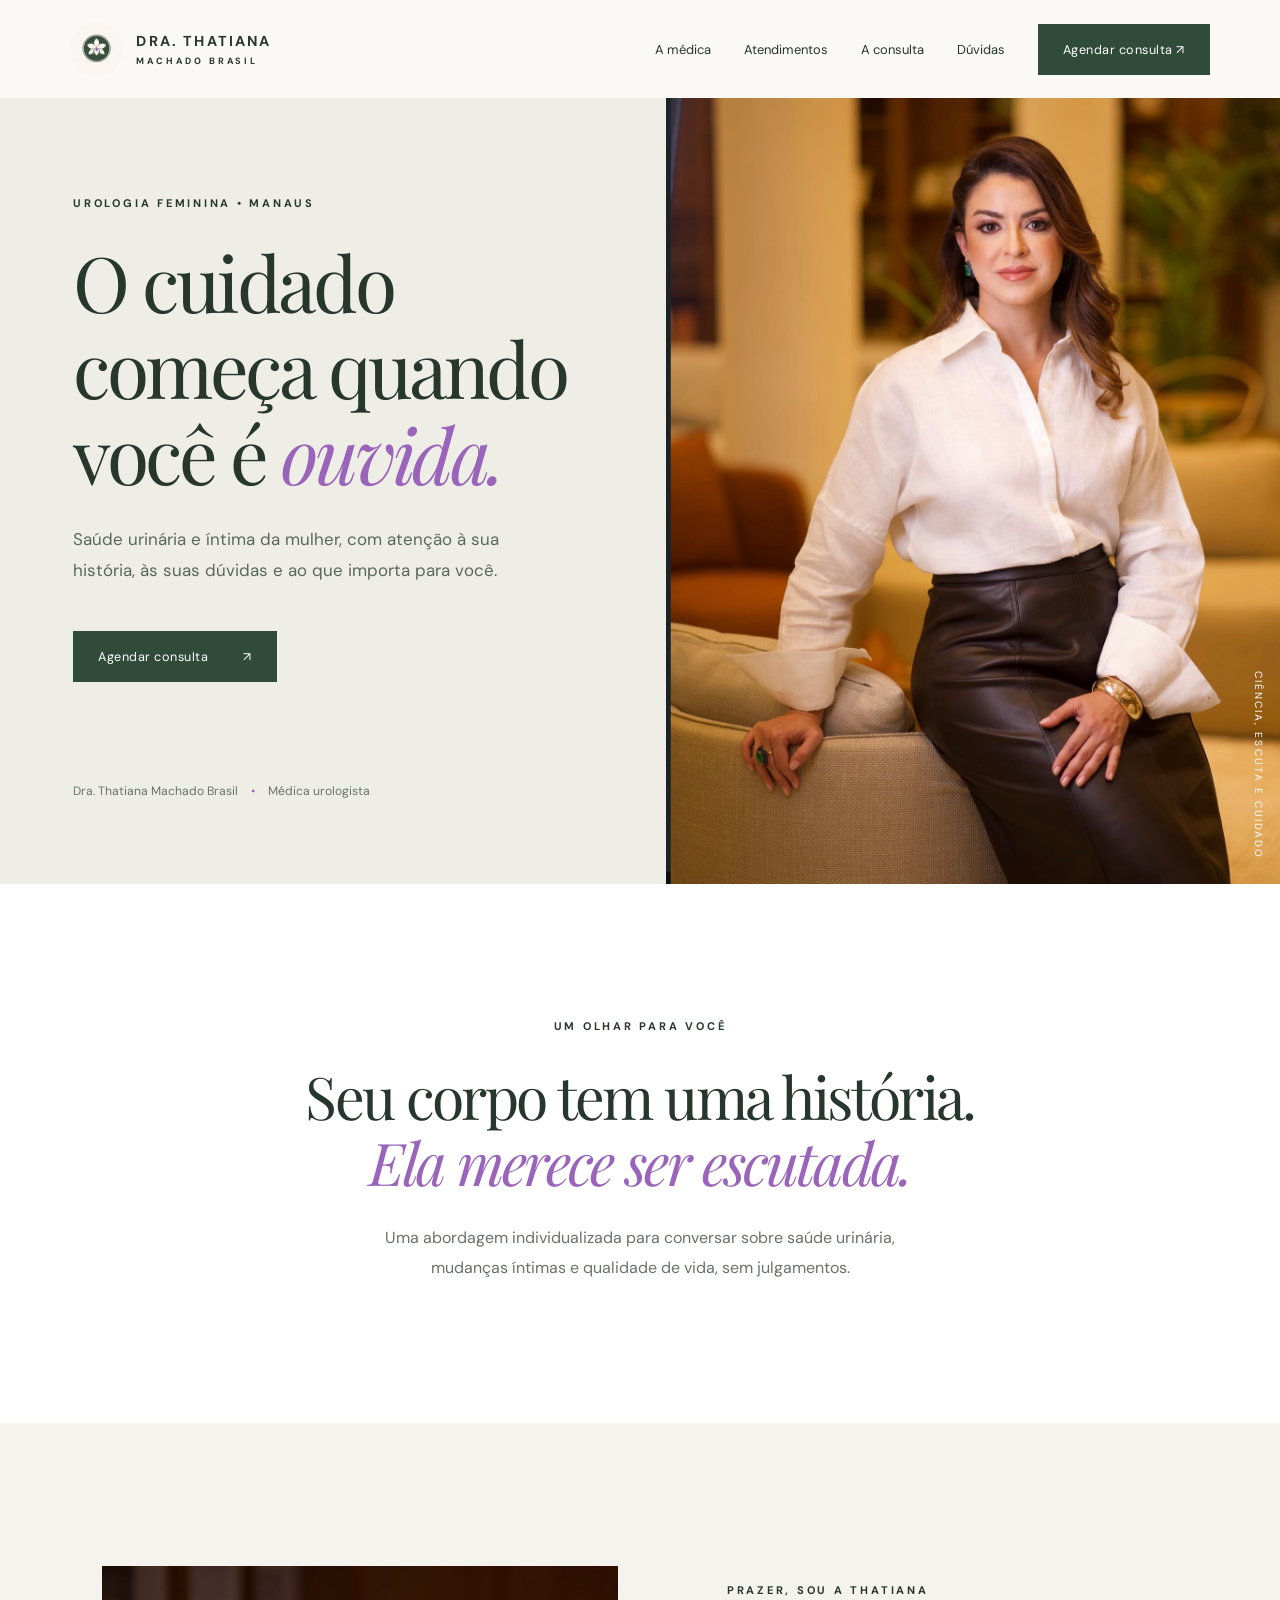
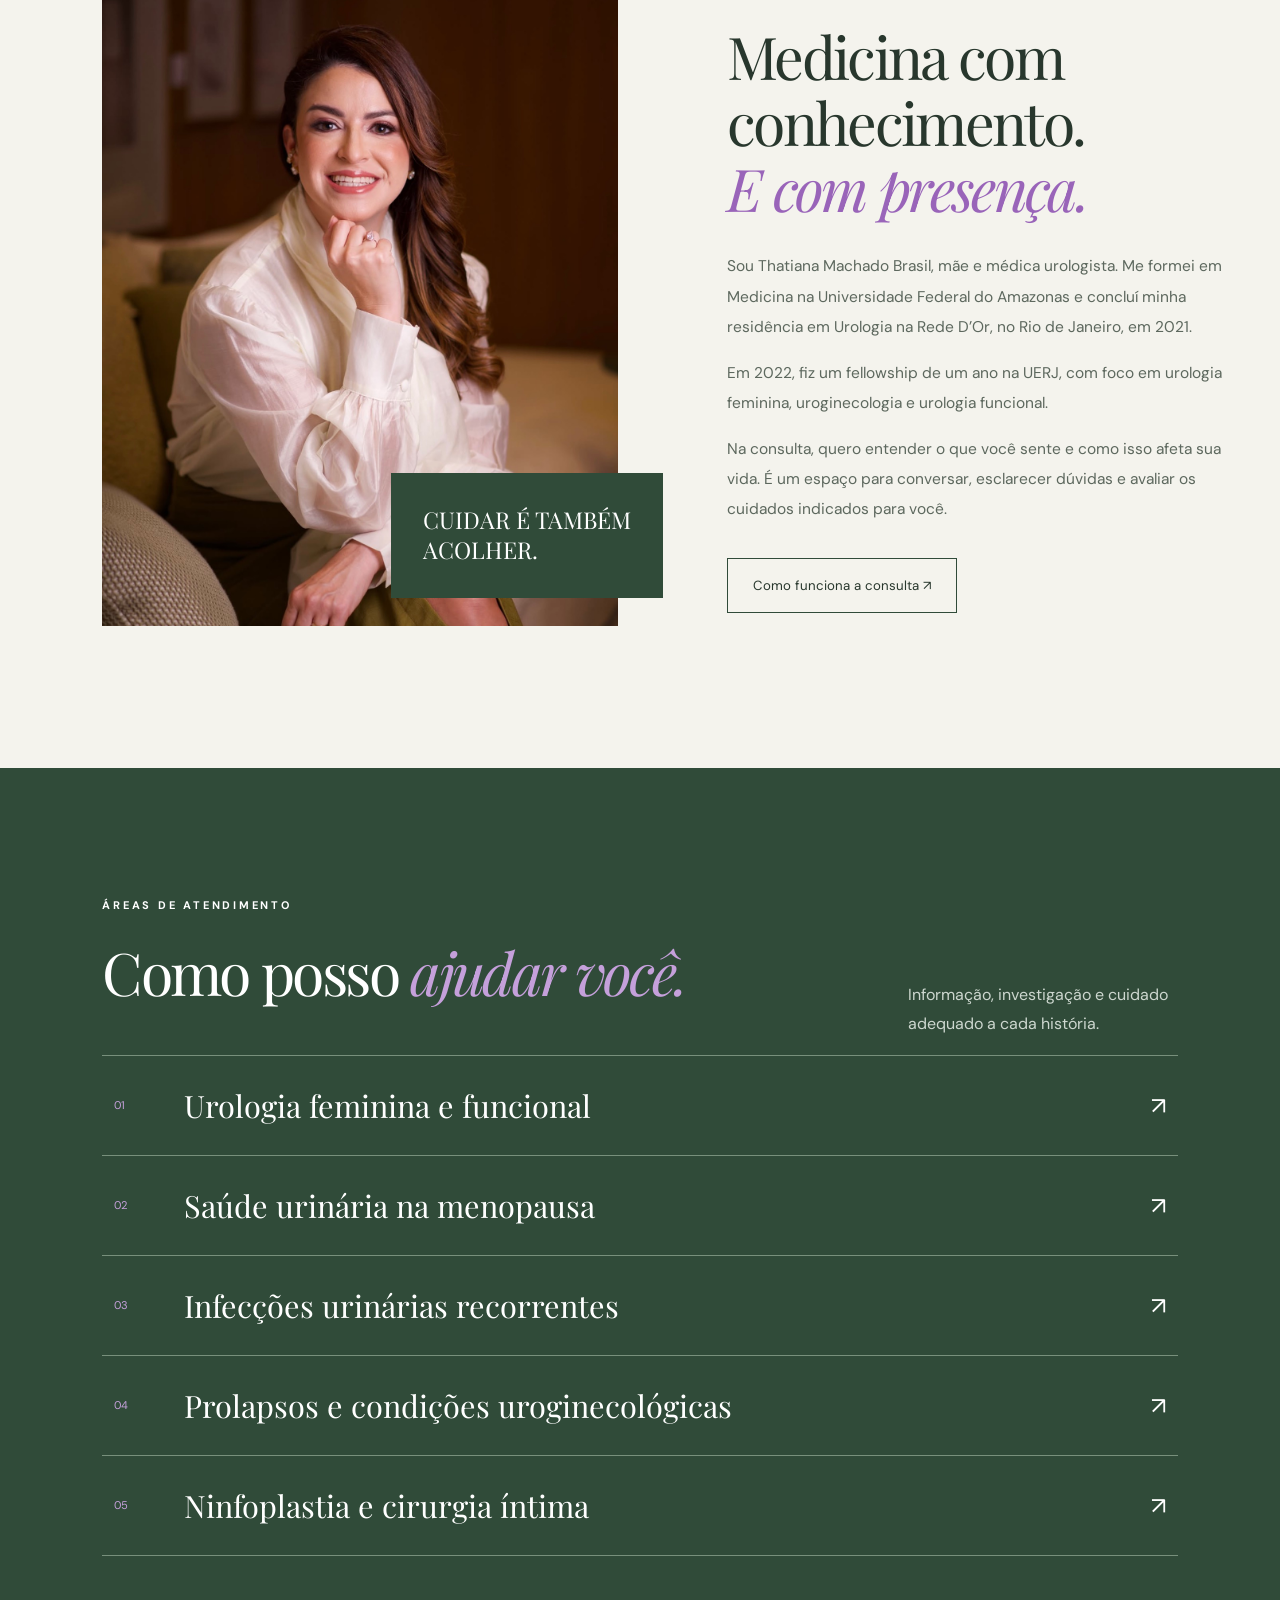
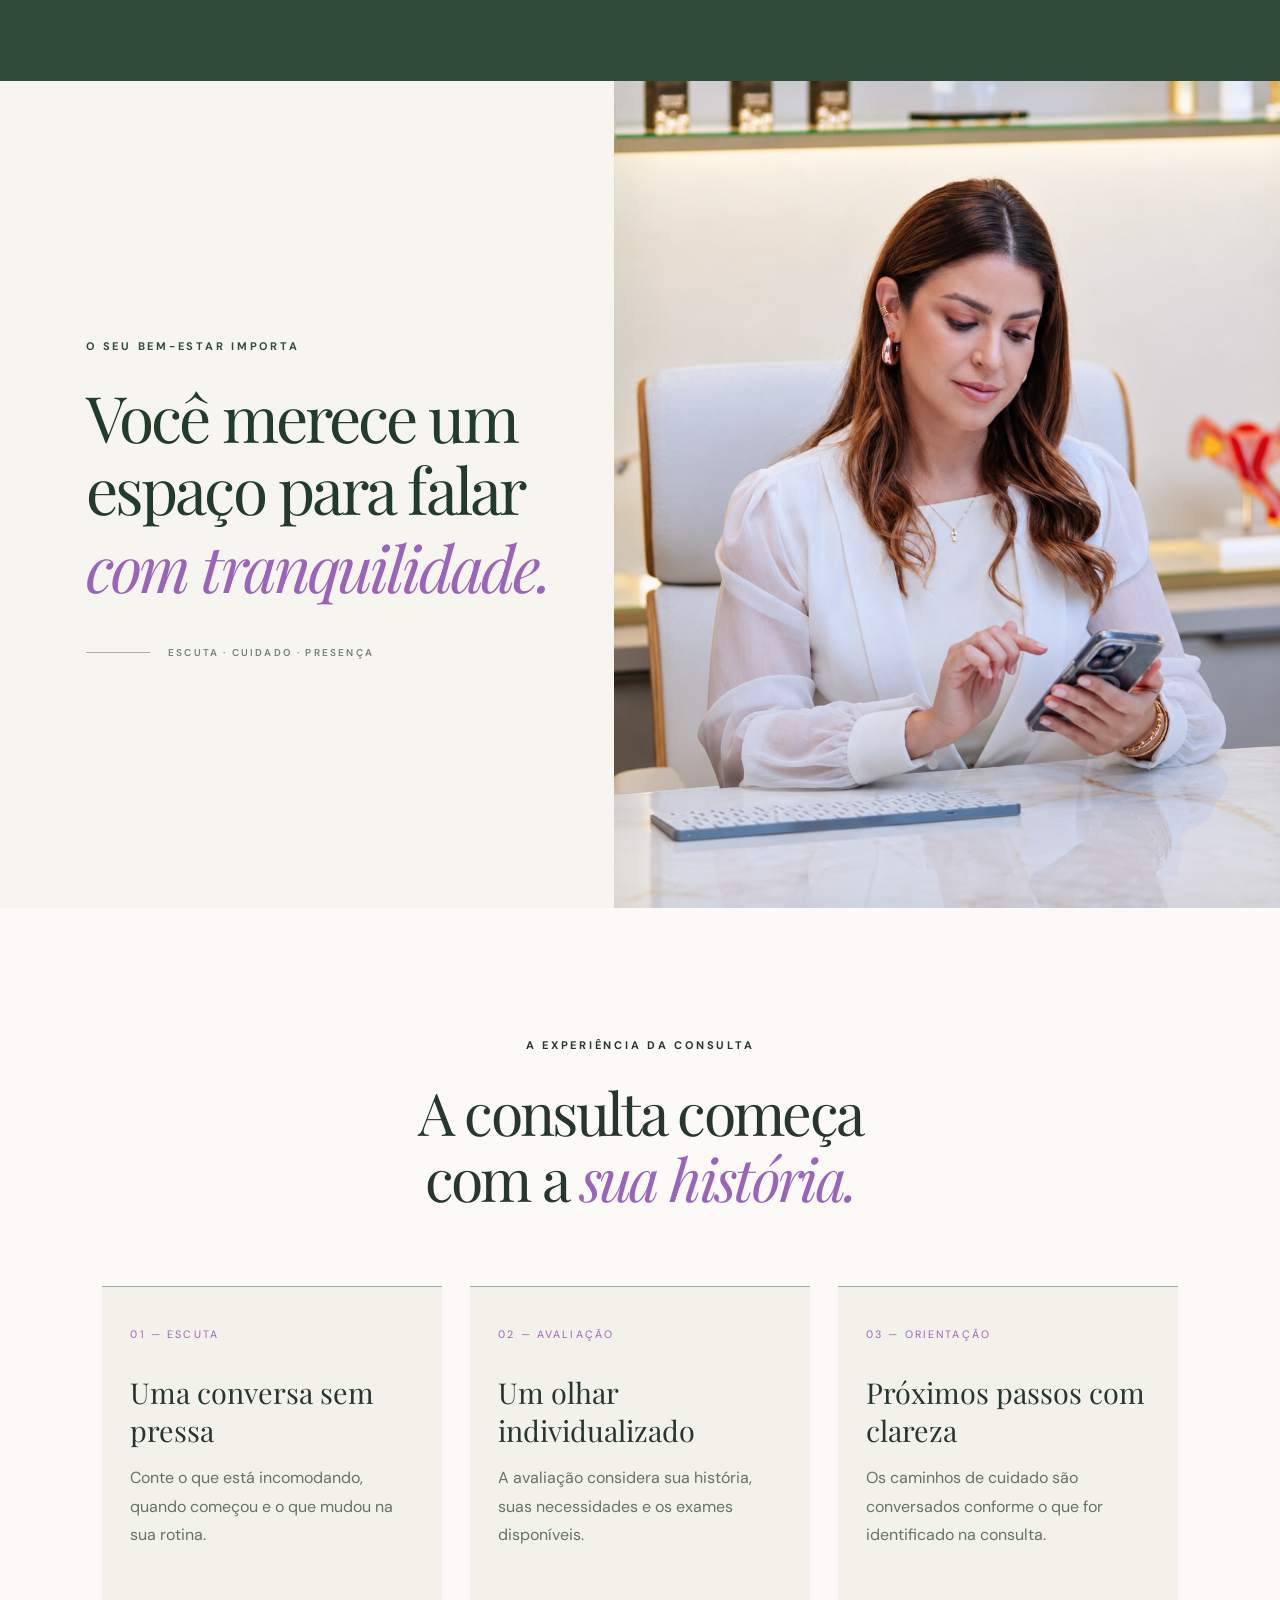
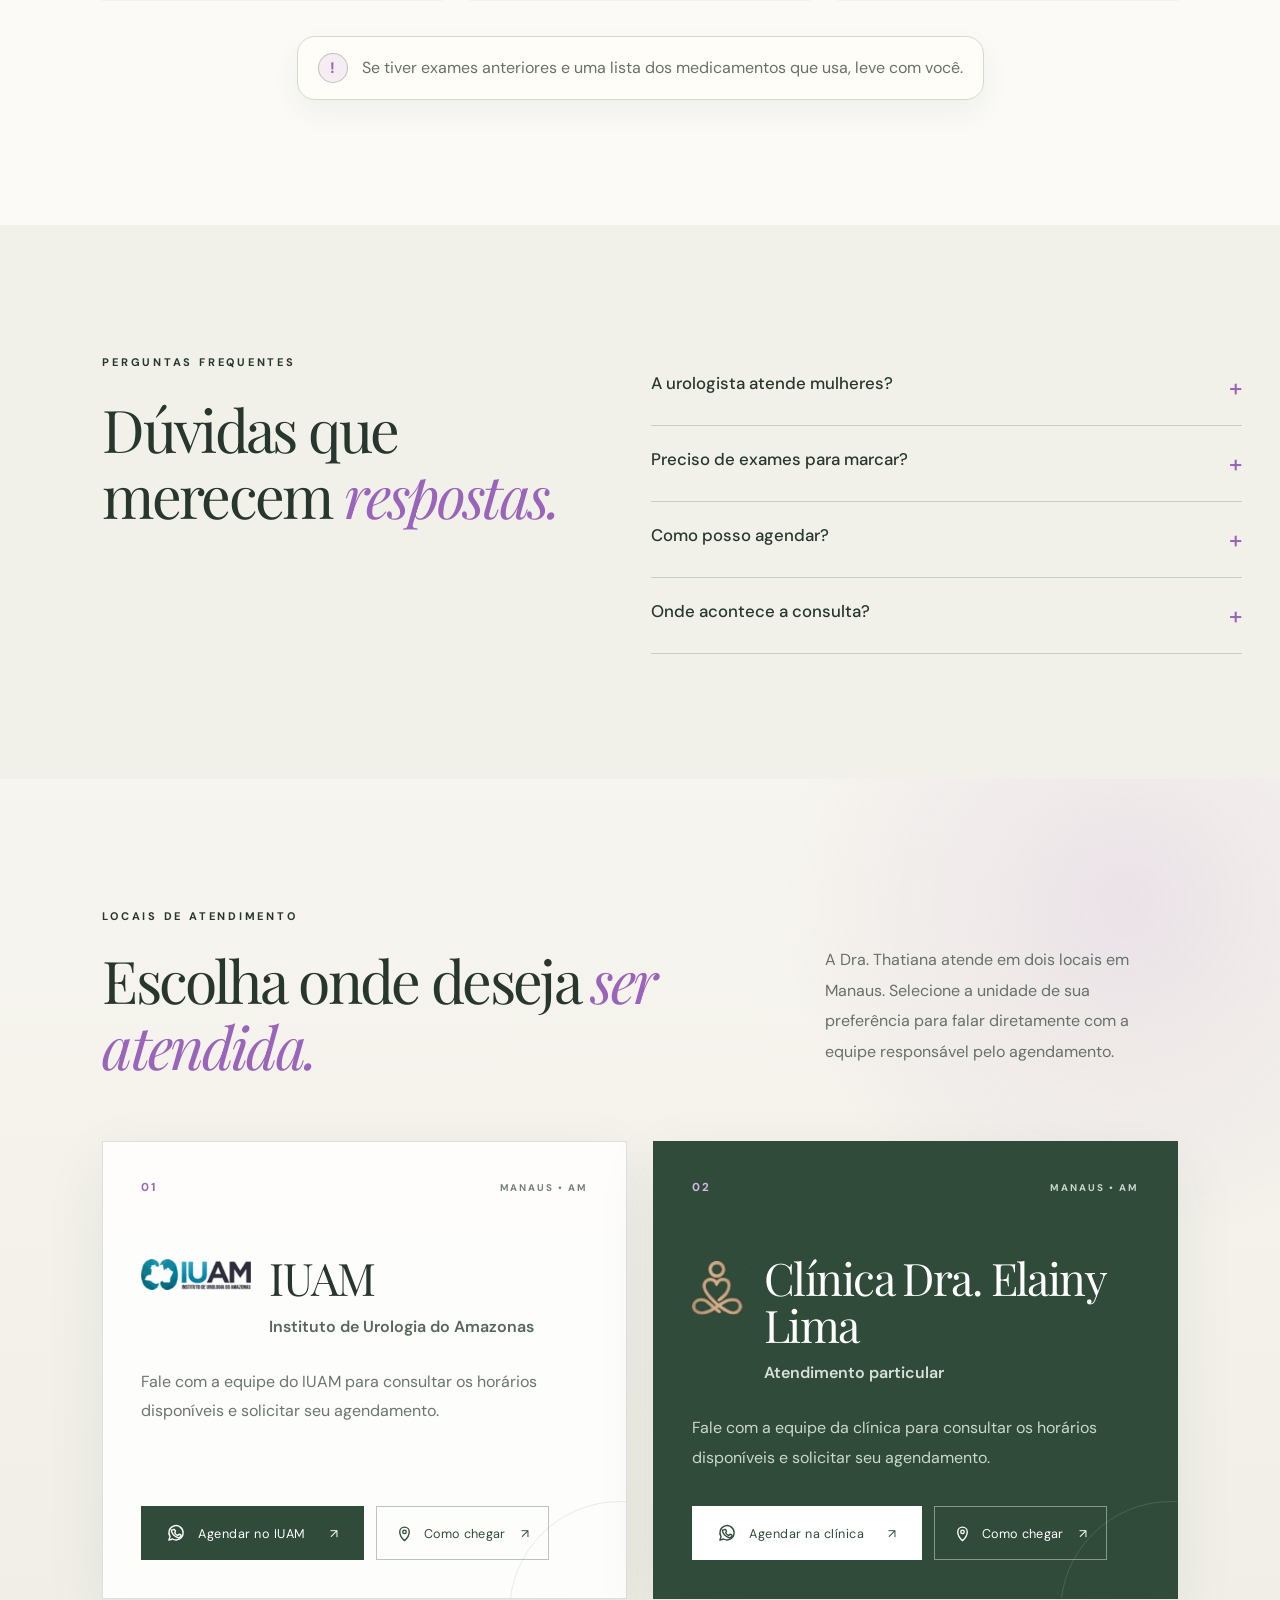
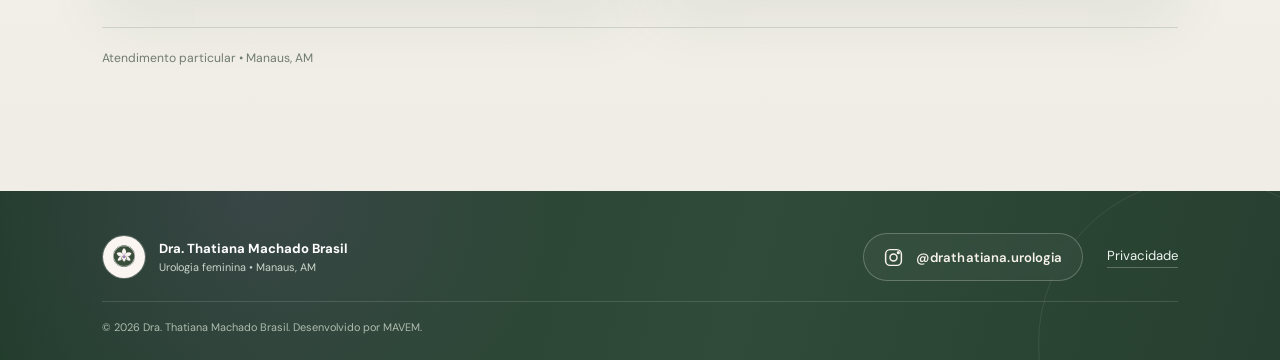
<file: index.html>
<!doctype html>
<html lang="pt-BR">
 <head>
  <meta charset="utf-8"/>
  <meta content="width=device-width,initial-scale=1" name="viewport"/>
  <meta content="#304b39" name="theme-color"/>
  <meta content="Conheça a Dra. Thatiana Machado Brasil e seu atendimento em urologia feminina e saúde urinária em Manaus." name="description"/>
  <title>
   Dra. Thatiana Machado Brasil | Urologia Feminina em Manaus
  </title>
  <link href="style.css" rel="stylesheet"/>
 </head>
 <body>
  <header class="header">
   <a class="brand" href="#inicio">
    <img alt="Símbolo da Dra. Thatiana Machado Brasil" src="assets/logo.jpeg"/>
    <span>
     DRA. THATIANA
     <small>
      MACHADO BRASIL
     </small>
    </span>
   </a>
   <button aria-expanded="false" aria-label="Abrir menu" class="menu">
    ☰
   </button>
   <nav id="nav">
    <a href="#sobre">
     A médica
    </a>
    <a href="#atendimentos">
     Atendimentos
    </a>
    <a href="#consulta">
     A consulta
    </a>
    <a href="#duvidas">
     Dúvidas
    </a>
    <a class="nav-cta" href="#contato">
     Agendar consulta ↗
    </a>
   </nav>
  </header>
  <main>
   <section class="hero" id="inicio">
    <div class="hero-copy">
     <span class="eyebrow">
      UROLOGIA FEMININA • MANAUS
     </span>
     <h1>
      O cuidado começa quando você é
      <em>
       ouvida.
      </em>
     </h1>
     <p>
      Saúde urinária e íntima da mulher, com atenção à sua história, às suas dúvidas e ao que importa para você.
     </p>
     <a class="btn" href="#contato">
      Agendar consulta
      <span>
       ↗
      </span>
     </a>
     <a class="text-link" href="#sobre">
     </a>
     <div class="hero-note">
      Dra. Thatiana Machado Brasil
      <span>
       •
      </span>
      Médica urologista
     </div>
    </div>
    <div class="hero-image">
     <img alt="Retrato profissional da Dra. Thatiana Machado Brasil" src="assets/foto-7565.png"/>
     <span class="vertical-caption">
      CIÊNCIA, ESCUTA E CUIDADO
     </span>
    </div>
    <div class="hero-index">
    </div>
   </section>
   <section class="statement">
    <span class="eyebrow">
     UM OLHAR PARA VOCÊ
    </span>
    <h2>
     Seu corpo tem uma história.
     <br/>
     <em>
      Ela merece ser escutada.
     </em>
    </h2>
    <p>
     Uma abordagem individualizada para conversar sobre saúde urinária, mudanças íntimas e qualidade de vida, sem julgamentos.
    </p>
    <div class="flourish">

    </div>
   </section>
   <section class="about section" id="sobre">
    <div class="about-images">
     <img alt="Dra. Thatiana sentada, sorrindo" class="about-main" src="assets/foto-7564.png"/>
     <div class="about-accent">
      CUIDAR É TAMBÉM
      <br/>
      ACOLHER.
     </div>
    </div>
    <div class="about-copy">
     <span class="eyebrow">
      PRAZER, SOU A THATIANA
     </span>
     <h2>
      Medicina com conhecimento.
      <br/>
      <em>
       E com presença.
      </em>
     </h2>
     <p>
      Sou Thatiana Machado Brasil, mãe e médica urologista. Me formei em Medicina na Universidade Federal do Amazonas e concluí minha residência em Urologia na Rede D’Or, no Rio de Janeiro, em 2021.
     </p>
     <p>
      Em 2022, fiz um fellowship de um ano na UERJ, com foco em urologia feminina, uroginecologia e urologia funcional.
     </p>
     <p>
      Na consulta, quero entender o que você sente e como isso afeta sua vida. É um espaço para conversar, esclarecer dúvidas e avaliar os cuidados indicados para você.
     </p>
     <a class="outline" href="#consulta">
      Como funciona a consulta ↗
     </a>
    </div>
   </section>
   <section class="services section" id="atendimentos">
    <div class="section-head">
     <div>
      <span class="eyebrow">
       ÁREAS DE ATENDIMENTO
      </span>
      <h2>
       Como posso
       <em>
        ajudar você.
       </em>
      </h2>
     </div>
     <p>
      Informação, investigação e cuidado adequado a cada história.
     </p>
    </div>
    <div class="service-list">
     <a href="atendimento.html?area=urologia">
      <span>
       01
      </span>
      <strong>
       Urologia feminina e funcional
      </strong>
      <b>
       ↗
      </b>
     </a>
     <a href="atendimento.html?area=menopausa">
      <span>
       02
      </span>
      <strong>
       Saúde urinária na menopausa
      </strong>
      <b>
       ↗
      </b>
     </a>
     <a href="atendimento.html?area=infeccoes">
      <span>
       03
      </span>
      <strong>
       Infecções urinárias recorrentes
      </strong>
      <b>
       ↗
      </b>
     </a>
     <a href="atendimento.html?area=prolapsos">
      <span>
       04
      </span>
      <strong>
       Prolapsos e condições uroginecológicas
      </strong>
      <b>
       ↗
      </b>
     </a>
     <a href="atendimento.html?area=ninfoplastia">
      <span>
       05
      </span>
      <strong>
       Ninfoplastia e cirurgia íntima
      </strong>
      <b>
       ↗
      </b>
     </a>
    </div>
   </section>
   <section class="wellbeing-split">
    <div class="wellbeing-copy">
     <span class="eyebrow">
      O SEU BEM-ESTAR IMPORTA
     </span>
     <h2>
      Você merece um espaço para falar
      <em>
       com tranquilidade.
      </em>
     </h2>
     <div class="wellbeing-detail" aria-hidden="true">
      <span></span>
      <b>ESCUTA · CUIDADO · PRESENÇA</b>
     </div>
    </div>
    <div class="wellbeing-image">
     <img alt="Dra. Thatiana em atendimento no consultório" src="assets/foto-bem-estar.png"/>
    </div>
   </section>
   <section class="consult section" id="consulta">
    <span class="eyebrow">
     A EXPERIÊNCIA DA CONSULTA
    </span>
    <h2>
     A consulta começa
     <br/>
     com a
     <em>
      sua história.
     </em>
    </h2>
    <div class="consult-grid">
     <article>
      <span>
       01 — ESCUTA
      </span>
      <h3>
       Uma conversa sem pressa
      </h3>
      <p>
       Conte o que está incomodando, quando começou e o que mudou na sua rotina.
      </p>
     </article>
     <article>
      <span>
       02 — AVALIAÇÃO
      </span>
      <h3>
       Um olhar individualizado
      </h3>
      <p>
       A avaliação considera sua história, suas necessidades e os exames disponíveis.
      </p>
     </article>
     <article>
      <span>
       03 — ORIENTAÇÃO
      </span>
      <h3>
       Próximos passos com clareza
      </h3>
      <p>
       Os caminhos de cuidado são conversados conforme o que for identificado na consulta.
      </p>
     </article>
    </div>
    <div class="consult-note" role="note" aria-label="Importante">
     <span aria-hidden="true" class="note-icon">!</span>
     <p>
      Se tiver exames anteriores e uma lista dos medicamentos que usa, leve com você.
     </p>
    </div>
   </section>
   <section class="faq section" id="duvidas">
    <div>
     <span class="eyebrow">
      PERGUNTAS FREQUENTES
     </span>
     <h2>
      Dúvidas que merecem
      <em>
       respostas.
      </em>
     </h2>
    </div>
    <div class="faq-list">
     <details>
      <summary>
       A urologista atende mulheres?
      </summary>
      <p>
       Sim. A Dra. Thatiana atua no cuidado com a saúde urinária da mulher e tem formação complementar em urologia feminina, uroginecologia e urologia funcional.
      </p>
     </details>
     <details>
      <summary>
       Preciso de exames para marcar?
      </summary>
      <p>
       Você pode solicitar sua consulta e levar os exames que já possui. A necessidade de novos exames será avaliada pela médica.
      </p>
     </details>
     <details>
      <summary>
       Como posso agendar?
      </summary>
      <p>
       Fale com a equipe para consultar a disponibilidade de horários para uma consulta particular.
      </p>
     </details>
     <details>
      <summary>
       Onde acontece a consulta?
      </summary>
      <p>
       A Dra. Thatiana atende em dois locais em Manaus: no IUAM — Instituto de Urologia do Amazonas e na Clínica Dra. Elainy Lima. Você pode escolher o local mais conveniente e falar diretamente com a equipe responsável pelo agendamento.
      </p>
     </details>
    </div>
   </section>
   <section class="locations section" id="contato">
    <div class="locations-head">
     <div>
      <span class="eyebrow">
       LOCAIS DE ATENDIMENTO
      </span>
      <h2>
       Escolha onde deseja
       <em>
        ser atendida.
       </em>
      </h2>
     </div>
     <p>
      A Dra. Thatiana atende em dois locais em Manaus. Selecione a unidade de sua preferência para falar diretamente com a equipe responsável pelo agendamento.
     </p>
    </div>

    <div class="location-grid">
     <article class="location-card">
      <div class="location-card__top">
       <span class="location-index">01</span>
       <span class="location-tag">MANAUS • AM</span>
      </div>
      <div class="location-brand">
       <img class="location-logo location-logo--iuam" src="assets/logo-iuam-clean.png" alt="Logo do IUAM"/>
       <div class="location-brand-copy">
        <h3>IUAM</h3>
        <p class="location-name">Instituto de Urologia do Amazonas</p>
       </div>
      </div>
      <p class="location-copy">
       Fale com a equipe do IUAM para consultar os horários disponíveis e solicitar seu agendamento.
      </p>
      <div class="location-actions">
       <a class="btn location-btn" href="https://api.whatsapp.com/send?phone=5592992360015" target="_blank" rel="noopener noreferrer" aria-label="Agendar consulta no IUAM pelo WhatsApp">
        <svg class="btn-whatsapp-icon" aria-hidden="true" viewBox="0 0 24 24"><path d="M20.5 11.8a8.5 8.5 0 0 1-12.6 7.4L3.5 20.5l1.4-4.2A8.5 8.5 0 1 1 20.5 11.8Z"></path><path d="M8.7 8.2c.2-.5.5-.5.8-.5h.5c.2 0 .4.1.5.4l.8 1.8c.1.3.1.5-.1.7l-.6.8c-.2.2-.1.4 0 .6.7 1.2 1.7 2.2 3 2.8.3.1.5.1.7-.1l.9-1c.2-.2.5-.3.7-.2l1.8.8c.3.1.4.3.4.5 0 .3-.2 1.6-1.1 2.2-.8.6-1.8.8-3 .4-1.5-.5-3.2-1.4-4.8-3-1.2-1.2-2-2.6-2.4-3.9-.4-1.2-.1-1.9.2-2.3Z"></path></svg>
        <span>Agendar no IUAM</span>
        <span class="btn-arrow">↗</span>
       </a>

       <a class="location-map-btn" href="https://www.google.com/maps/place/IUAM+-+Instituto+de+Urologia+do+Amazonas/@-3.1058661,-60.0200755,16z/data=!3m1!4b1!4m6!3m5!1s0x926c0538d68821d1:0x6d67a14a680b8f2e!8m2!3d-3.1058715!4d-60.0175006!16s%2Fg%2F11ptmbdcx3?entry=ttu&g_ep=EgoyMDI2MTAwNi4wIKXMDSoASAFQAw%3D%3D" target="_blank" rel="noopener noreferrer" aria-label="Ver localização do IUAM no Google Maps">
        <svg class="btn-location-icon" aria-hidden="true" viewBox="0 0 24 24">
         <path d="M12 21s6-5.3 6-11a6 6 0 1 0-12 0c0 5.7 6 11 6 11Z"></path>
         <circle cx="12" cy="10" r="2.2"></circle>
        </svg>
        <span>Como chegar</span>
        <span class="btn-arrow">↗</span>
       </a>
      </div>
     </article>

     <article class="location-card location-card--accent">
      <div class="location-card__top">
       <span class="location-index">02</span>
       <span class="location-tag">MANAUS • AM</span>
      </div>
      <div class="location-brand">
       <img class="location-logo location-logo--elainy" src="assets/logo-elainy-clean.png" alt="Logo da Clínica Dra. Elainy Lima"/>
       <div class="location-brand-copy">
        <h3>Clínica Dra. Elainy Lima</h3>
        <p class="location-name">Atendimento particular</p>
       </div>
      </div>
      <p class="location-copy">
       Fale com a equipe da clínica para consultar os horários disponíveis e solicitar seu agendamento.
      </p>
      <div class="location-actions">
       <a class="btn location-btn" href="https://api.whatsapp.com/send?phone=559298407792" target="_blank" rel="noopener noreferrer" aria-label="Agendar consulta na Clínica Dra. Elainy Lima pelo WhatsApp">
        <svg class="btn-whatsapp-icon" aria-hidden="true" viewBox="0 0 24 24"><path d="M20.5 11.8a8.5 8.5 0 0 1-12.6 7.4L3.5 20.5l1.4-4.2A8.5 8.5 0 1 1 20.5 11.8Z"></path><path d="M8.7 8.2c.2-.5.5-.5.8-.5h.5c.2 0 .4.1.5.4l.8 1.8c.1.3.1.5-.1.7l-.6.8c-.2.2-.1.4 0 .6.7 1.2 1.7 2.2 3 2.8.3.1.5.1.7-.1l.9-1c.2-.2.5-.3.7-.2l1.8.8c.3.1.4.3.4.5 0 .3-.2 1.6-1.1 2.2-.8.6-1.8.8-3 .4-1.5-.5-3.2-1.4-4.8-3-1.2-1.2-2-2.6-2.4-3.9-.4-1.2-.1-1.9.2-2.3Z"></path></svg>
        <span>Agendar na clínica</span>
        <span class="btn-arrow">↗</span>
       </a>

       <a class="location-map-btn" href="https://www.google.com/maps/place/Cl%C3%ADnica+Dra.+Elainy+Lima+%7C+Implantes+Hormonais,+Cirurgia+%C3%8Dntima,+Ginecologia+Integrativa+Manaus%2FAm/@-3.0907113,-60.0057749,17z/data=!3m1!4b1!4m6!3m5!1s0x926c058399b46105:0x6cec165210bbf2fa!8m2!3d-3.0907167!4d-60.0032!16s%2Fg%2F11q2phywxv?entry=ttu&g_ep=EgoyMDI2MTAwNi4wIKXMDSoASAFQAw%3D%3D" target="_blank" rel="noopener noreferrer" aria-label="Ver localização da Clínica Dra. Elainy Lima no Google Maps">
        <svg class="btn-location-icon" aria-hidden="true" viewBox="0 0 24 24">
         <path d="M12 21s6-5.3 6-11a6 6 0 1 0-12 0c0 5.7 6 11 6 11Z"></path>
         <circle cx="12" cy="10" r="2.2"></circle>
        </svg>
        <span>Como chegar</span>
        <span class="btn-arrow">↗</span>
       </a>
      </div>
     </article>
    </div>

    <div class="locations-foot">
     <span>Atendimento particular • Manaus, AM</span>
    </div>
   </section>
  </main>
  <footer class="premium-footer">
   <div class="footer-bottom footer-bottom--single-row">
    <a class="footer-identity" href="index.html">
     <img src="assets/logo.jpeg" alt="Logotipo da Dra. Thatiana Machado Brasil"/>
     <span>Dra. Thatiana Machado Brasil <small>Urologia feminina • Manaus, AM</small></span>
    </a>
    <a class="footer-pill footer-instagram" href="https://www.instagram.com/drathatiana.urologia/" target="_blank" rel="noopener noreferrer" aria-label="Instagram da Dra. Thatiana">
     <svg aria-hidden="true" viewBox="0 0 24 24"><rect x="3" y="3" width="18" height="18" rx="5" ry="5"></rect><circle cx="12" cy="12" r="4"></circle><circle cx="17.5" cy="6.5" r="1"></circle></svg>
     <span>@drathatiana.urologia</span>
    </a>
    <a class="footer-privacy" href="privacidade.html">Privacidade</a>
    <small class="footer-copy">© 2026 Dra. Thatiana Machado Brasil. Desenvolvido por MAVEM.</small>
   </div>
  </footer>
  <script src="script.js">
  </script>
 </body>
</html>
</file>
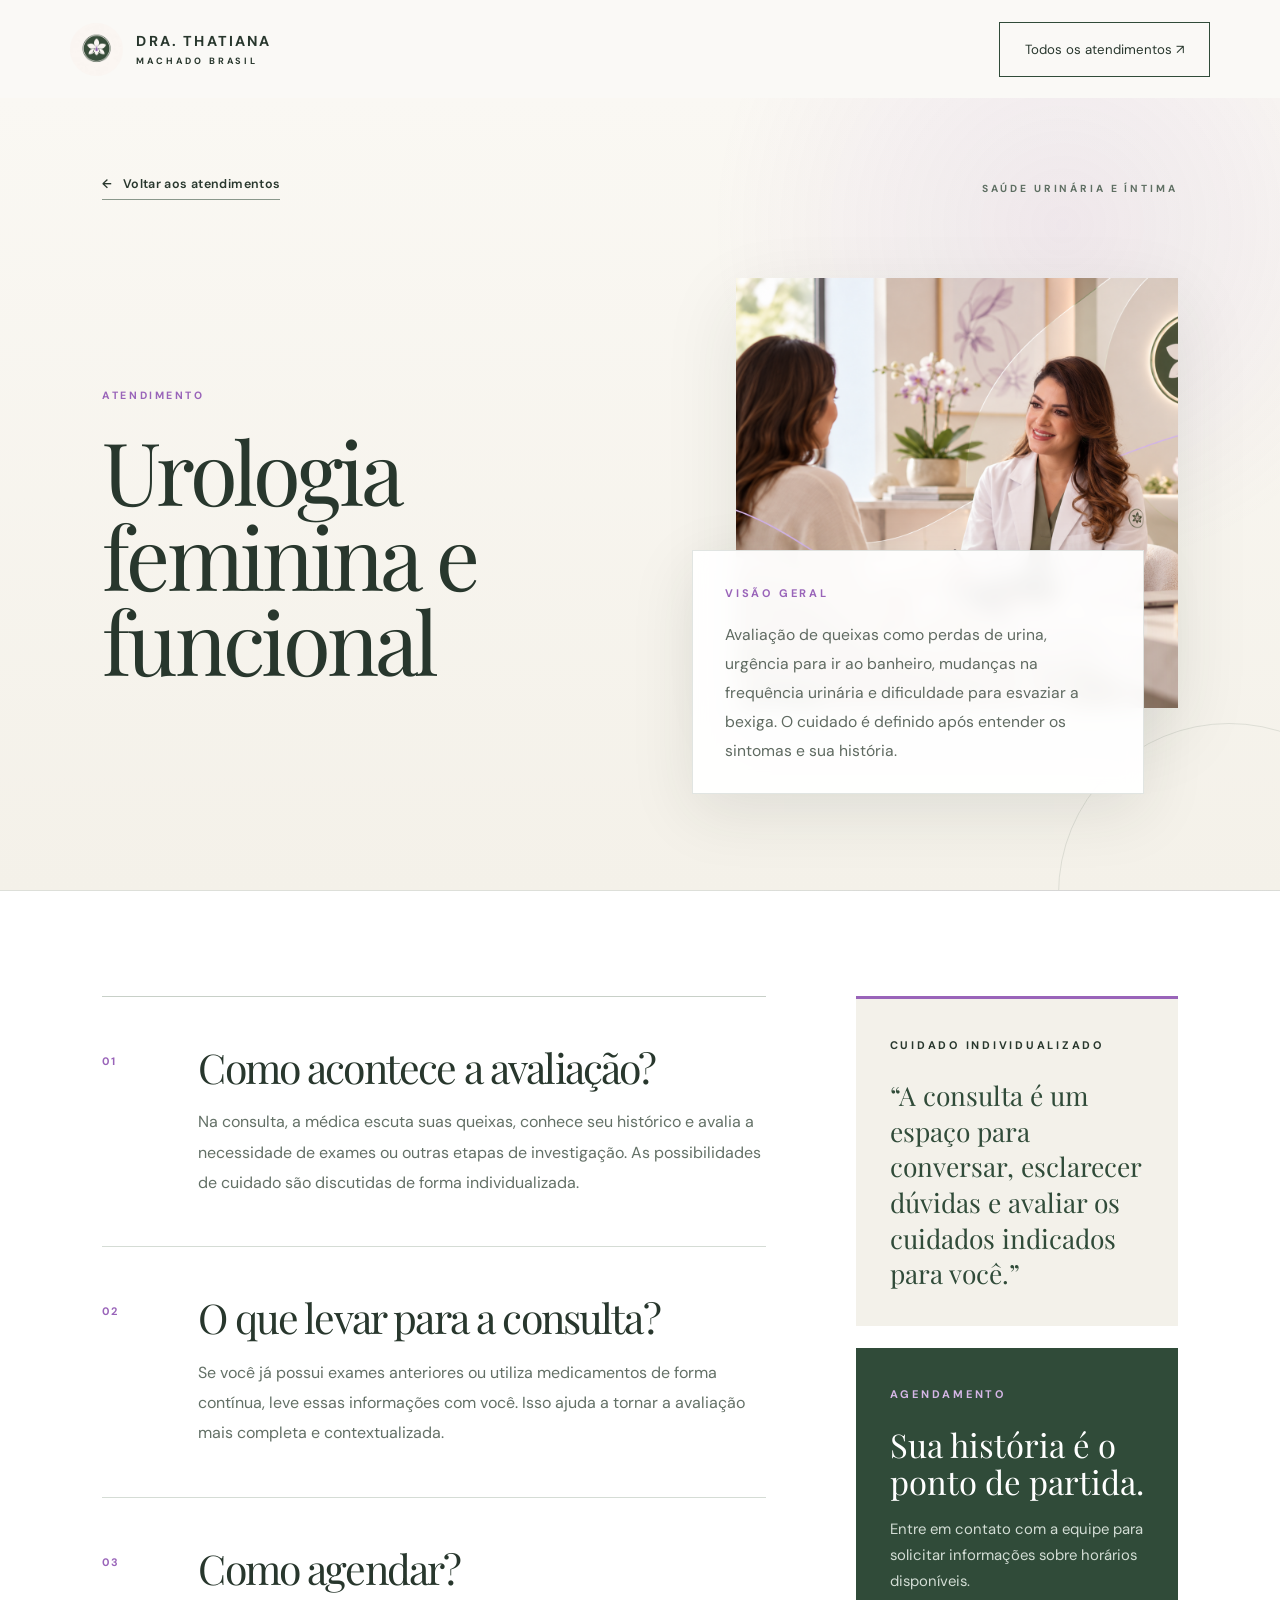
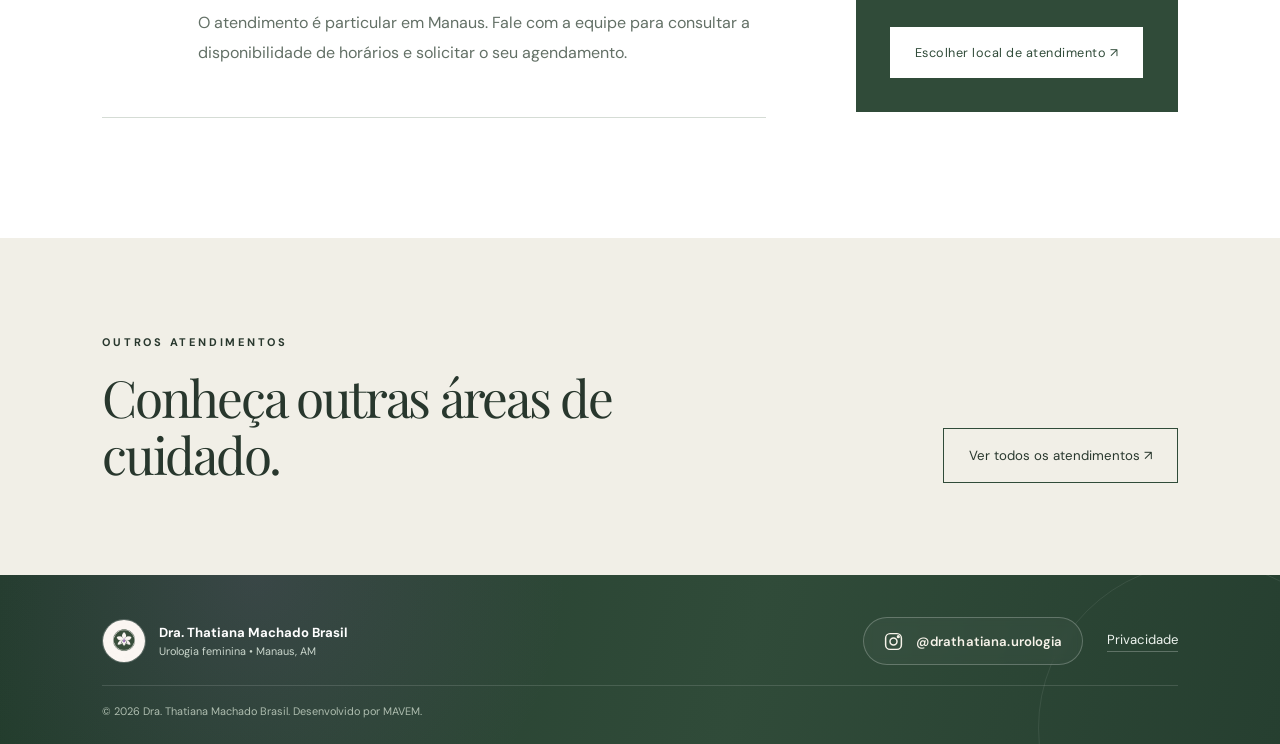
<file: atendimento.html>
<!doctype html>
<html lang="pt-BR">
  <head>
    <meta charset="utf-8" />
    <meta name="viewport" content="width=device-width, initial-scale=1" />
    <meta name="robots" content="noindex" />
    <title>Atendimentos | Dra. Thatiana Machado Brasil</title>
    <link rel="stylesheet" href="style.css" />
  </head>

  <body>
    <header class="header">
      <a class="brand" href="index.html">
        <img src="assets/logo.jpeg" alt="Logo da Dra. Thatiana Machado Brasil" />
        <span>
          DRA. THATIANA
          <small>MACHADO BRASIL</small>
        </span>
      </a>

      <a class="outline header-outline" href="index.html#atendimentos">
        Todos os atendimentos ↗
      </a>
    </header>

    <main class="treatment-page">
      <section class="treatment-hero">
        <div class="treatment-hero__inner">
          <div class="treatment-topline">
            <a class="back-link" href="index.html#atendimentos">
              <span aria-hidden="true">←</span>
              Voltar aos atendimentos
            </a>

            <span class="treatment-label">SAÚDE URINÁRIA E ÍNTIMA</span>
          </div>

          <div class="treatment-heading-grid">
            <div class="treatment-title-column">
              <span class="treatment-number">ATENDIMENTO</span>
              <h1 id="titulo"></h1>
            </div>

            <div class="treatment-visual-column">
              <figure class="treatment-image-wrap">
                <img id="imagem-atendimento" src="" alt="" />
              </figure>

              <div class="treatment-intro-card">
                <span class="eyebrow">VISÃO GERAL</span>
                <p id="descricao"></p>
              </div>
            </div>
          </div>
        </div>
      </section>

      <section class="treatment-content">
        <div class="treatment-content__inner">
          <div class="treatment-main-copy">
            <article class="treatment-block">
              <span class="block-index">01</span>
              <div>
                <h2>Como acontece a avaliação?</h2>
                <p>
                  Na consulta, a médica escuta suas queixas, conhece seu histórico e avalia a necessidade de exames ou outras etapas de investigação. As possibilidades de cuidado são discutidas de forma individualizada.
                </p>
              </div>
            </article>

            <article class="treatment-block">
              <span class="block-index">02</span>
              <div>
                <h2>O que levar para a consulta?</h2>
                <p>
                  Se você já possui exames anteriores ou utiliza medicamentos de forma contínua, leve essas informações com você. Isso ajuda a tornar a avaliação mais completa e contextualizada.
                </p>
              </div>
            </article>

            <article class="treatment-block">
              <span class="block-index">03</span>
              <div>
                <h2>Como agendar?</h2>
                <p>
                  O atendimento é particular em Manaus. Fale com a equipe para consultar a disponibilidade de horários e solicitar o seu agendamento.
                </p>
              </div>
            </article>
          </div>

          <aside class="treatment-aside">
            <div class="treatment-quote-card">
              <span class="eyebrow">CUIDADO INDIVIDUALIZADO</span>
              <p>
                “A consulta é um espaço para conversar, esclarecer dúvidas e avaliar os cuidados indicados para você.”
              </p>
            </div>

            <div class="treatment-cta-card">
              <span class="eyebrow">AGENDAMENTO</span>
              <h3>Sua história é o ponto de partida.</h3>
              <p>
                Entre em contato com a equipe para solicitar informações sobre horários disponíveis.
              </p>
              <a class="btn treatment-btn" href="index.html#contato">
                Escolher local de atendimento ↗
              </a>
            </div>
          </aside>
        </div>
      </section>

      <section class="treatment-return">
        <div>
          <span class="eyebrow">OUTROS ATENDIMENTOS</span>
          <h2>Conheça outras áreas de cuidado.</h2>
        </div>
        <a class="outline" href="index.html#atendimentos">Ver todos os atendimentos ↗</a>
      </section>
    </main>

    <footer class="premium-footer">
   <div class="footer-bottom footer-bottom--single-row">
    <a class="footer-identity" href="index.html">
     <img src="assets/logo.jpeg" alt="Logotipo da Dra. Thatiana Machado Brasil"/>
     <span>Dra. Thatiana Machado Brasil <small>Urologia feminina • Manaus, AM</small></span>
    </a>
    <a class="footer-pill footer-instagram" href="https://www.instagram.com/drathatiana.urologia/" target="_blank" rel="noopener noreferrer" aria-label="Instagram da Dra. Thatiana">
     <svg aria-hidden="true" viewBox="0 0 24 24"><rect x="3" y="3" width="18" height="18" rx="5" ry="5"></rect><circle cx="12" cy="12" r="4"></circle><circle cx="17.5" cy="6.5" r="1"></circle></svg>
     <span>@drathatiana.urologia</span>
    </a>
    <a class="footer-privacy" href="privacidade.html">Privacidade</a>
    <small class="footer-copy">© 2026 Dra. Thatiana Machado Brasil. Desenvolvido por MAVEM.</small>
   </div>
  </footer>

    <script>
      const areas = {
        urologia: {
          titulo: 'Urologia feminina e funcional',
          descricao: 'Avaliação de queixas como perdas de urina, urgência para ir ao banheiro, mudanças na frequência urinária e dificuldade para esvaziar a bexiga. O cuidado é definido após entender os sintomas e sua história.',
          imagem: 'assets/atendimento-urologia-feminina.png',
          alt: 'Consulta de urologia feminina e funcional com a Dra. Thatiana Machado Brasil'
        },
        menopausa: {
          titulo: 'Saúde urinária na menopausa',
          descricao: 'Avaliação de mudanças urinárias e desconfortos íntimos percebidos durante a perimenopausa e a menopausa. A consulta ajuda a investigar suas causas e conversar sobre as opções de cuidado.',
          imagem: 'assets/atendimento-menopausa.png',
          alt: 'Consulta sobre saúde urinária na menopausa com a Dra. Thatiana Machado Brasil'
        },
        infeccoes: {
          titulo: 'Infecções urinárias recorrentes',
          descricao: 'Investigação de episódios repetidos de infecção urinária e orientação conforme o histórico e os exames. Sintomas parecidos podem ter causas diferentes, por isso a avaliação é importante.',
          imagem: 'assets/atendimento-infeccoes.png',
          alt: 'Consulta sobre infecções urinárias recorrentes com a Dra. Thatiana Machado Brasil'
        },
        prolapsos: {
          titulo: 'Prolapsos e condições uroginecológicas',
          descricao: 'Avaliação de prolapsos, conhecidos popularmente como queda dos órgãos pélvicos, e de outras condições que afetam a função urinária e o conforto.',
          imagem: 'assets/atendimento-prolapsos.png',
          alt: 'Consulta sobre prolapsos e condições uroginecológicas com a Dra. Thatiana Machado Brasil'
        },
        ninfoplastia: {
          titulo: 'Ninfoplastia e cirurgia íntima',
          descricao: 'A ninfoplastia modifica os pequenos lábios da vulva. A consulta permite conversar sobre o incômodo, avaliar se existe indicação e compreender alternativas, riscos e recuperação.',
          imagem: 'assets/atendimento-ninfoplastia.png',
          alt: 'Consulta sobre ninfoplastia e cirurgia íntima com a Dra. Thatiana Machado Brasil'
        }
      };

      const selectedArea = new URLSearchParams(window.location.search).get('area');
      const currentArea = areas[selectedArea] || areas.urologia;

      const titleElement = document.querySelector('#titulo');

      if (selectedArea === 'prolapsos') {
        document.querySelector('.treatment-page').classList.add('treatment-page--long-title');
        titleElement.innerHTML = `
          <span class="treatment-title-line">Prolapsos e</span>
          <span class="treatment-title-line">condições</span>
          <span class="treatment-title-line">uroginecológicas</span>
        `;
      } else {
        titleElement.textContent = currentArea.titulo;
      }

      document.querySelector('#descricao').textContent = currentArea.descricao;

      const treatmentImage = document.querySelector('#imagem-atendimento');
      treatmentImage.src = currentArea.imagem;
      treatmentImage.alt = currentArea.alt;

      document.title = `${currentArea.titulo} | Dra. Thatiana Machado Brasil`;
    </script>
  </body>
</html>
</file>
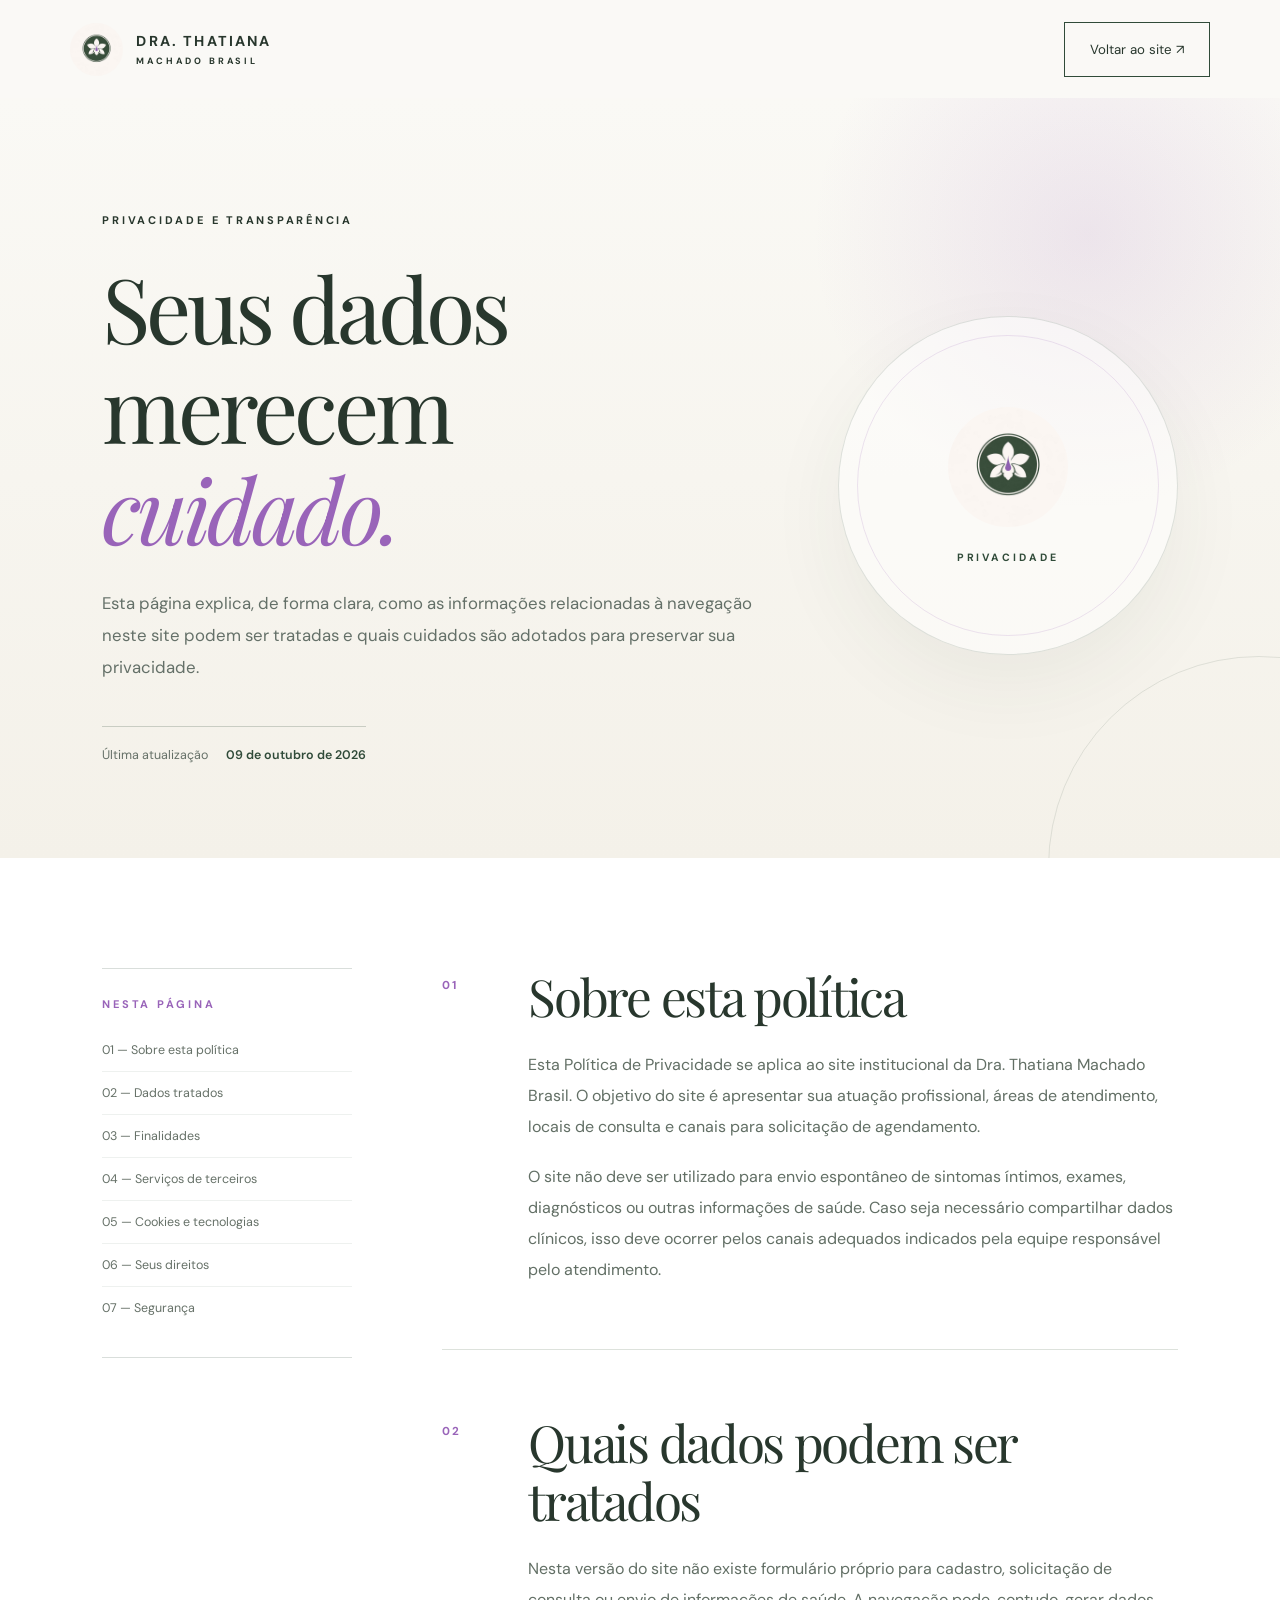
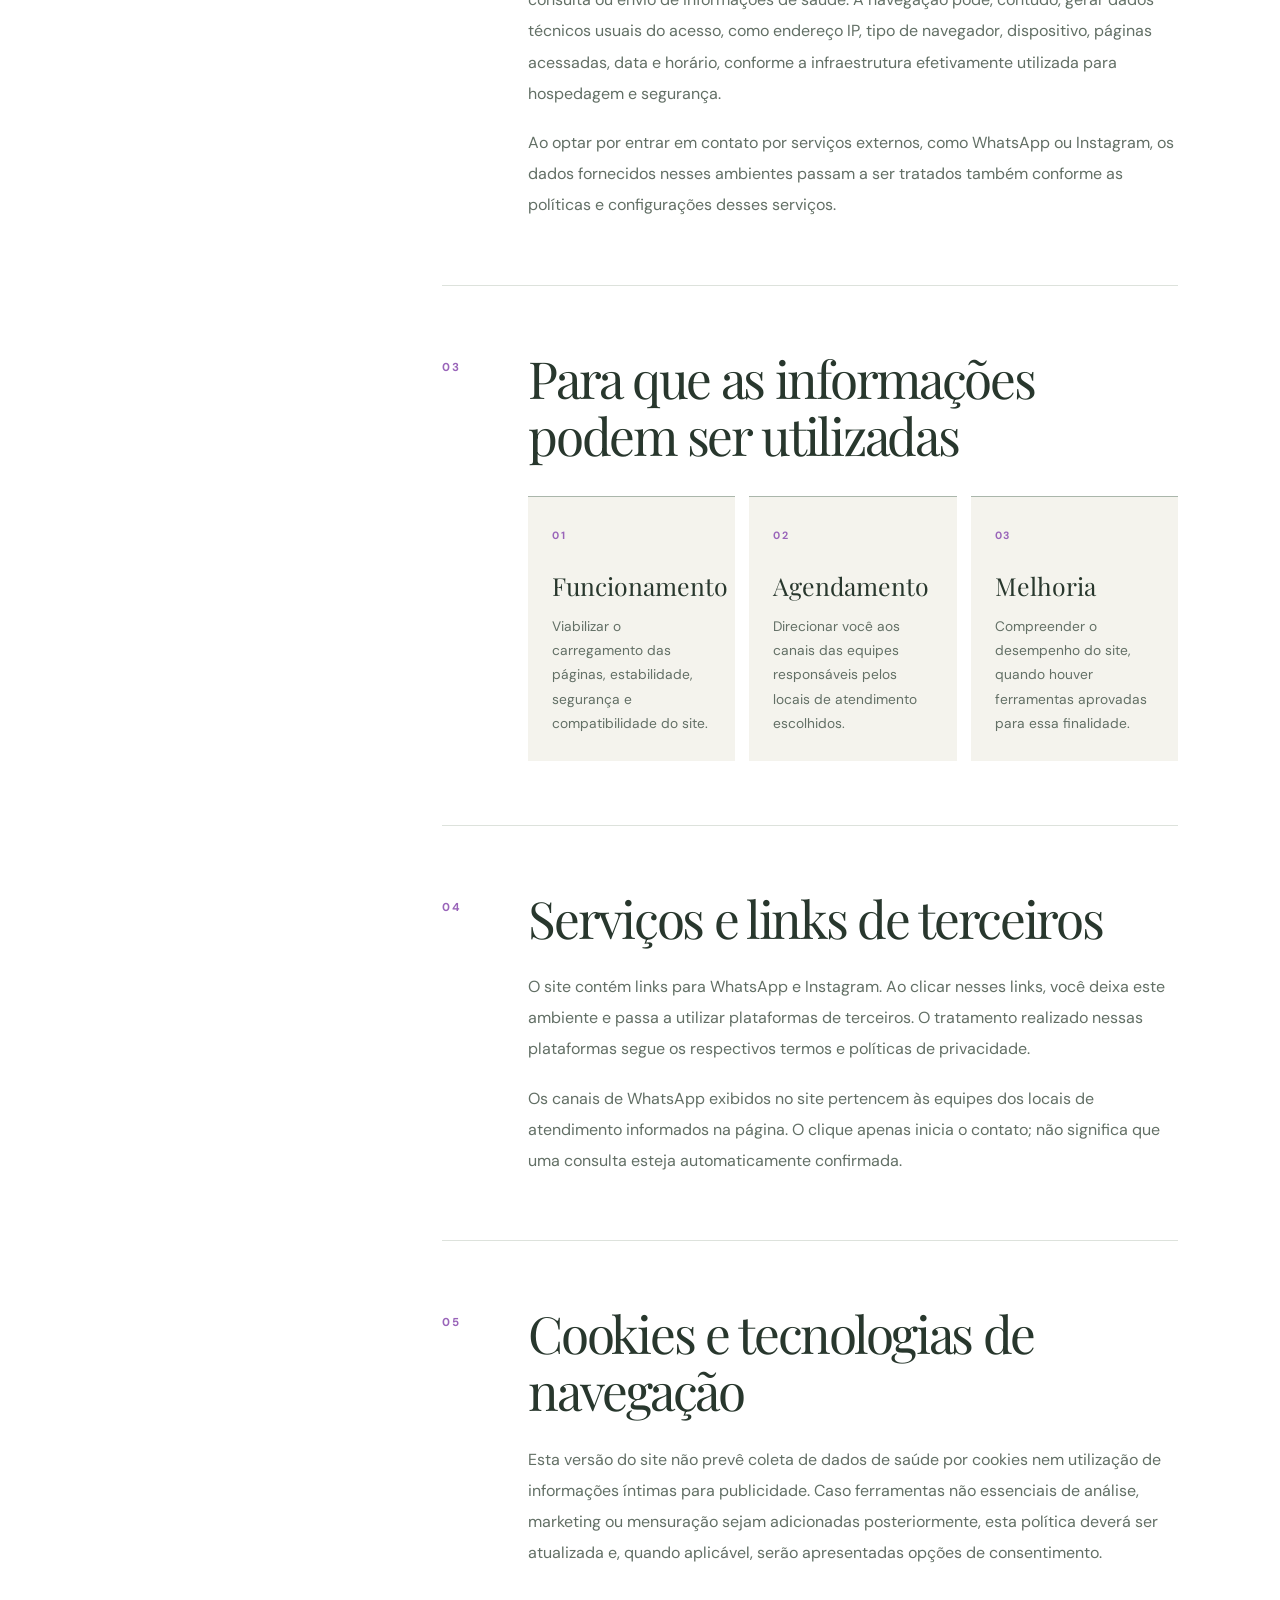
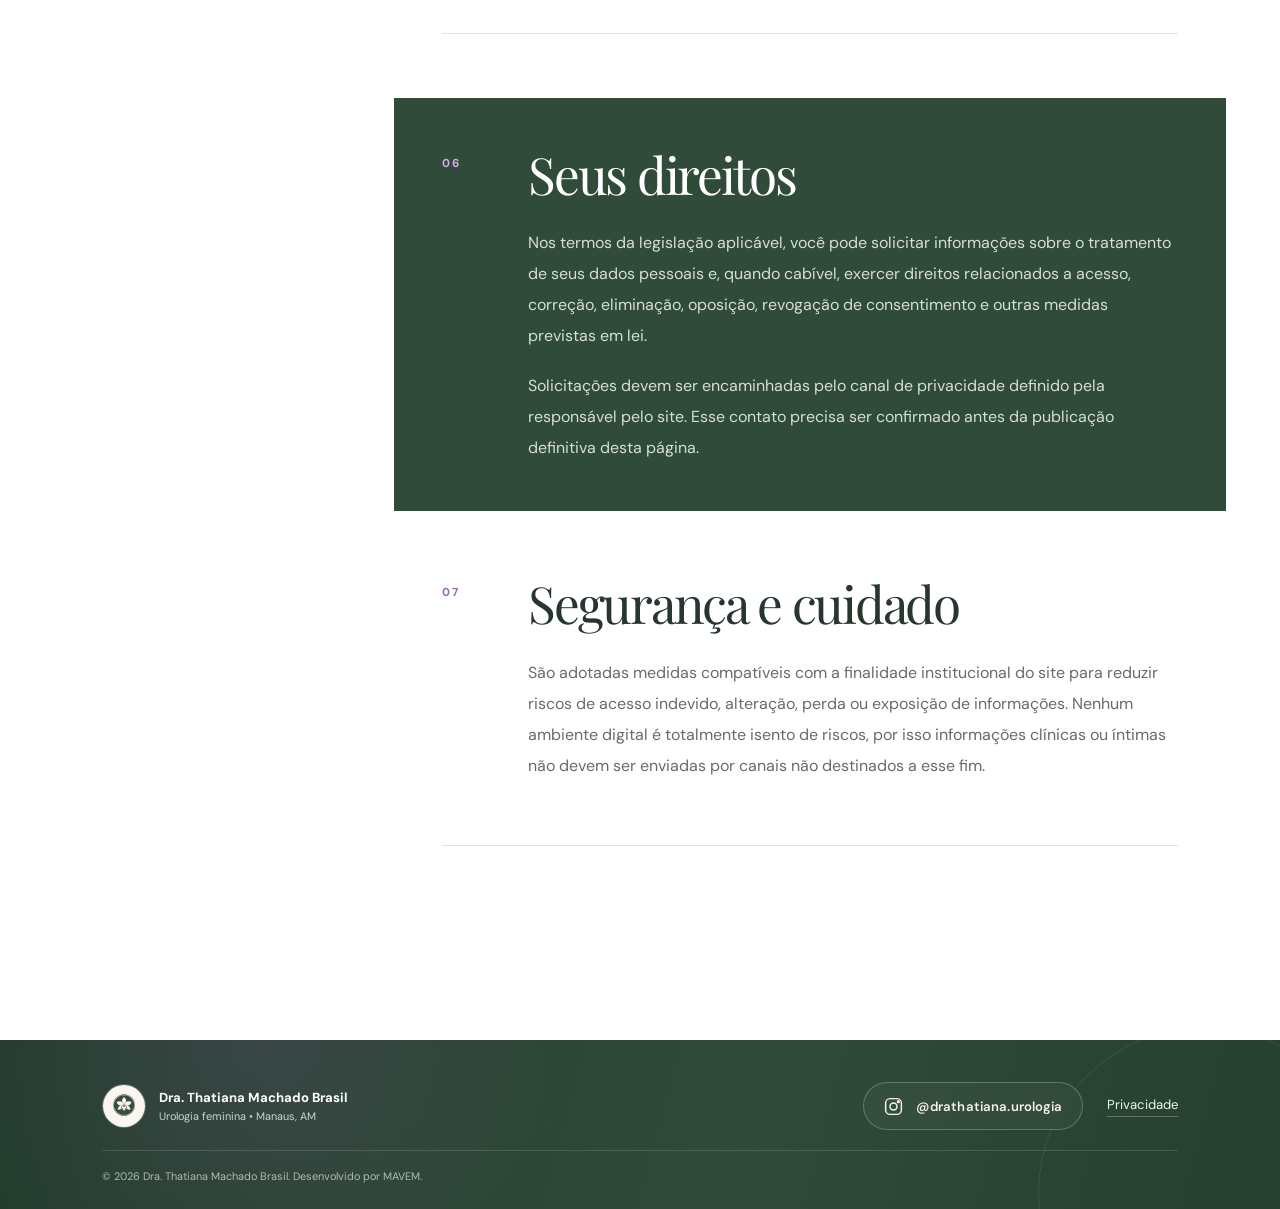
<file: privacidade.html>
<!doctype html>
<html lang="pt-BR">
 <head>
  <meta charset="utf-8"/>
  <meta content="width=device-width,initial-scale=1" name="viewport"/>
  <meta content="#304b39" name="theme-color"/>
  <meta content="Política de Privacidade do site da Dra. Thatiana Machado Brasil." name="description"/>
  <title>Privacidade | Dra. Thatiana Machado Brasil</title>
  <link href="style.css" rel="stylesheet"/>
 </head>
 <body>
  <header class="header privacy-header">
   <a class="brand" href="index.html">
    <img alt="Símbolo da Dra. Thatiana Machado Brasil" src="assets/logo.jpeg"/>
    <span>
     DRA. THATIANA
     <small>MACHADO BRASIL</small>
    </span>
   </a>
   <a class="outline privacy-header-link" href="index.html">Voltar ao site ↗</a>
  </header>

  <main class="privacy-page">
   <section class="privacy-hero">
    <div class="privacy-hero__copy">
     <span class="eyebrow">PRIVACIDADE E TRANSPARÊNCIA</span>
     <h1>Seus dados merecem <em>cuidado.</em></h1>
     <p>
      Esta página explica, de forma clara, como as informações relacionadas à navegação neste site podem ser tratadas e quais cuidados são adotados para preservar sua privacidade.
     </p>
     <div class="privacy-meta">
      <span>Última atualização</span>
      <strong>09 de outubro de 2026</strong>
     </div>
    </div>
    <div class="privacy-hero__mark" aria-hidden="true">
     <img src="assets/logo.jpeg" alt=""/>
     <span>PRIVACIDADE</span>
    </div>
   </section>

   <section class="privacy-layout">
    <aside class="privacy-nav" aria-label="Navegação da política de privacidade">
     <span class="eyebrow">NESTA PÁGINA</span>
     <a href="#sobre">01 — Sobre esta política</a>
     <a href="#dados">02 — Dados tratados</a>
     <a href="#finalidades">03 — Finalidades</a>
     <a href="#terceiros">04 — Serviços de terceiros</a>
     <a href="#cookies">05 — Cookies e tecnologias</a>
     <a href="#direitos">06 — Seus direitos</a>
     <a href="#seguranca">07 — Segurança</a>
    </aside>

    <div class="privacy-content">
     <section id="sobre" class="privacy-block">
      <span class="privacy-number">01</span>
      <div>
       <h2>Sobre esta política</h2>
       <p>
        Esta Política de Privacidade se aplica ao site institucional da Dra. Thatiana Machado Brasil. O objetivo do site é apresentar sua atuação profissional, áreas de atendimento, locais de consulta e canais para solicitação de agendamento.
       </p>
       <p>
        O site não deve ser utilizado para envio espontâneo de sintomas íntimos, exames, diagnósticos ou outras informações de saúde. Caso seja necessário compartilhar dados clínicos, isso deve ocorrer pelos canais adequados indicados pela equipe responsável pelo atendimento.
       </p>
      </div>
     </section>

     <section id="dados" class="privacy-block">
      <span class="privacy-number">02</span>
      <div>
       <h2>Quais dados podem ser tratados</h2>
       <p>
        Nesta versão do site não existe formulário próprio para cadastro, solicitação de consulta ou envio de informações de saúde. A navegação pode, contudo, gerar dados técnicos usuais do acesso, como endereço IP, tipo de navegador, dispositivo, páginas acessadas, data e horário, conforme a infraestrutura efetivamente utilizada para hospedagem e segurança.
       </p>
       <p>
        Ao optar por entrar em contato por serviços externos, como WhatsApp ou Instagram, os dados fornecidos nesses ambientes passam a ser tratados também conforme as políticas e configurações desses serviços.
       </p>
      </div>
     </section>

     <section id="finalidades" class="privacy-block">
      <span class="privacy-number">03</span>
      <div>
       <h2>Para que as informações podem ser utilizadas</h2>
       <div class="privacy-cards">
        <article>
         <span>01</span>
         <h3>Funcionamento</h3>
         <p>Viabilizar o carregamento das páginas, estabilidade, segurança e compatibilidade do site.</p>
        </article>
        <article>
         <span>02</span>
         <h3>Agendamento</h3>
         <p>Direcionar você aos canais das equipes responsáveis pelos locais de atendimento escolhidos.</p>
        </article>
        <article>
         <span>03</span>
         <h3>Melhoria</h3>
         <p>Compreender o desempenho do site, quando houver ferramentas aprovadas para essa finalidade.</p>
        </article>
       </div>
      </div>
     </section>

     <section id="terceiros" class="privacy-block">
      <span class="privacy-number">04</span>
      <div>
       <h2>Serviços e links de terceiros</h2>
       <p>
        O site contém links para WhatsApp e Instagram. Ao clicar nesses links, você deixa este ambiente e passa a utilizar plataformas de terceiros. O tratamento realizado nessas plataformas segue os respectivos termos e políticas de privacidade.
       </p>
       <p>
        Os canais de WhatsApp exibidos no site pertencem às equipes dos locais de atendimento informados na página. O clique apenas inicia o contato; não significa que uma consulta esteja automaticamente confirmada.
       </p>
      </div>
     </section>

     <section id="cookies" class="privacy-block">
      <span class="privacy-number">05</span>
      <div>
       <h2>Cookies e tecnologias de navegação</h2>
       <p>
        Esta versão do site não prevê coleta de dados de saúde por cookies nem utilização de informações íntimas para publicidade. Caso ferramentas não essenciais de análise, marketing ou mensuração sejam adicionadas posteriormente, esta política deverá ser atualizada e, quando aplicável, serão apresentadas opções de consentimento.
       </p>
      </div>
     </section>

     <section id="direitos" class="privacy-block privacy-block--accent">
      <span class="privacy-number">06</span>
      <div>
       <h2>Seus direitos</h2>
       <p>
        Nos termos da legislação aplicável, você pode solicitar informações sobre o tratamento de seus dados pessoais e, quando cabível, exercer direitos relacionados a acesso, correção, eliminação, oposição, revogação de consentimento e outras medidas previstas em lei.
       </p>
       <p>
        Solicitações devem ser encaminhadas pelo canal de privacidade definido pela responsável pelo site. Esse contato precisa ser confirmado antes da publicação definitiva desta página.
       </p>
      </div>
     </section>

     <section id="seguranca" class="privacy-block">
      <span class="privacy-number">07</span>
      <div>
       <h2>Segurança e cuidado</h2>
       <p>
        São adotadas medidas compatíveis com a finalidade institucional do site para reduzir riscos de acesso indevido, alteração, perda ou exposição de informações. Nenhum ambiente digital é totalmente isento de riscos, por isso informações clínicas ou íntimas não devem ser enviadas por canais não destinados a esse fim.
       </p>
      </div>
     </section>




    </div>
   </section>
  </main>

  <footer class="premium-footer">
   <div class="footer-bottom footer-bottom--single-row">
    <a class="footer-identity" href="index.html">
     <img src="assets/logo.jpeg" alt="Logotipo da Dra. Thatiana Machado Brasil"/>
     <span>Dra. Thatiana Machado Brasil <small>Urologia feminina • Manaus, AM</small></span>
    </a>
    <a class="footer-pill footer-instagram" href="https://www.instagram.com/drathatiana.urologia/" target="_blank" rel="noopener noreferrer" aria-label="Instagram da Dra. Thatiana">
     <svg aria-hidden="true" viewBox="0 0 24 24"><rect x="3" y="3" width="18" height="18" rx="5" ry="5"></rect><circle cx="12" cy="12" r="4"></circle><circle cx="17.5" cy="6.5" r="1"></circle></svg>
     <span>@drathatiana.urologia</span>
    </a>
    <a class="footer-privacy" href="privacidade.html" aria-current="page">Privacidade</a>
    <small class="footer-copy">© 2026 Dra. Thatiana Machado Brasil. Desenvolvido por MAVEM.</small>
   </div>
  </footer>
 </body>
</html>
</file>
<file: style.css>
@import url('https://fonts.googleapis.com/css2?family=DM+Sans:wght@400;500;600;700&family=Manrope:wght@400;500;600&family=Playfair+Display:ital,wght@0,400;0,500;1,400;1,500&display=swap');
:root {
  --green:#304b39;
  --deep:#223c2c;
  --lilac:#9964b9;
  --cream:#f8f6f1;
  --white:#fff;
  --ink:#28372d
}
* {
  box-sizing:border-box
}
html {
  scroll-behavior:smooth
}
body {
  margin:0;
  color:var(--ink);
  font-family:'DM Sans',sans-serif;
  background:var(--cream)
}
a {
  color:inherit;
  text-decoration:none
}
img {
  display:block;
  max-width:100%
}
h1,h2,h3,p {
  margin-top:0
}
h1,h2 {
  font-family:'Playfair Display',serif;
  font-weight:400;
  letter-spacing:-.045em;
  line-height:1.12
}
h1 {
  font-size:clamp(3.4rem,6vw,7rem)
}
h2 {
  font-size:clamp(2.8rem,4.6vw,5.8rem)
}
h1 em,h2 em {
  color:var(--lilac);
  font-weight:400
}
.eyebrow {
  font-size:.69rem;
  letter-spacing:.25em;
  font-weight:700
}
.header {
  height:98px;
  padding:0 5.5%;
  display:flex;
  align-items:center;
  justify-content:space-between;
  background:#faf9f6;
  position:relative;
  z-index:20
}
.brand {
  display:flex;
  align-items:center;
  gap:13px;
  font-size:.9rem;
  letter-spacing:.15em;
  font-weight:700
}
.brand img {
  width:53px;
  height:53px;
  border-radius:50%;
  object-fit:cover
}
.brand small {
  display:block;
  font-size:.57rem;
  letter-spacing:.32em;
  margin-top:5px
}
.header nav {
  display:flex;
  align-items:center;
  gap:33px;
  font-size:.81rem
}
.header nav a:not(.nav-cta):hover {
  color:var(--lilac)
}
.nav-cta,.btn {
  background:var(--green);
  color:white;
  padding:17px 25px;
  display:inline-flex;
  align-items:center;
  gap:35px;
  font-size:.79rem;
  letter-spacing:.04em;
  transition:background .2s,transform .2s
}
.nav-cta:hover,.btn:hover {
  background:var(--lilac);
  transform:translateY(-2px)
}
.menu {
  display:none
}
.hero {
  display:grid;
  grid-template-columns:52% 48%;
  min-height:710px;
  position:relative;
  background:#eeeee7
}
.hero-copy {
  padding:12% 9% 10% 11%;
  display:flex;
  flex-direction:column;
  align-items:flex-start;
  justify-content:center
}
.hero-copy h1 {
  margin:28px 0
}
.hero-copy p {
  font-size:1.06rem;
  line-height:1.85;
  max-width:470px;
  color:#5b675e
}
.hero-copy .btn {
  margin:28px 0 22px
}
.text-link {
  font-size:.82rem;
  border-bottom:1px solid #9caaa0;
  padding-bottom:8px
}
.hero-note {
  margin-top:70px;
  font-size:.76rem;
  color:#667568
}
.hero-note span {
  color:var(--lilac);
  padding:0 10px
}
.hero-image {
  position:relative;
  overflow:hidden
}
.hero-image img {
  width:100%;
  height:100%;
  object-fit:cover;
  object-position:center 24%
}
.vertical-caption {
  position:absolute;
  right:15px;
  bottom:25px;
  color:white;
  font-size:.64rem;
  letter-spacing:.2em;
  writing-mode:vertical-rl
}
.hero-index {
  position:absolute;
  bottom:15px;
  left:5.5%;
  font-size:.57rem;
  letter-spacing:.19em;
  color:#758579
}
.statement {
  text-align:center;
  padding:130px 20px 105px;
  background:white
}
.statement h2 {
  margin:28px auto;
  max-width:950px
}
.statement p {
  max-width:590px;
  margin:auto;
  line-height:1.9;
  color:#68726a
}
.flourish {
  color:var(--lilac);
  font-size:30px;
  margin-top:35px
}
.section {
  padding:125px 8%
}
.about {
  display:grid;
  grid-template-columns:48% 52%;
  gap:8%;
  align-items:center;
  background:#f4f3ed
}
.about-images {
  position:relative
}
.about-main {
  width:100%;
  height:660px;
  object-fit:cover;
  object-position:center 20%
}
.about-accent {
  position:absolute;
  bottom:28px;
  right:-45px;
  background:var(--green);
  color:white;
  padding:32px;
  font-family:'Playfair Display',serif;
  font-size:1.45rem;
  line-height:1.3
}
.about-copy {
  padding:30px 4%
}
.about-copy h2 {
  margin:24px 0 30px
}
.about-copy p {
  line-height:1.95;
  color:#5d685e;
  font-size:.97rem
}
.outline {
  display:inline-block;
  border:1px solid var(--green);
  padding:18px 25px;
  margin-top:18px;
  font-size:.83rem
}
.outline:hover {
  background:var(--green);
  color:white
}
.services {
  background:var(--green);
  color:white
}
.section-head {
  display:flex;
  justify-content:space-between;
  align-items:end;
  gap:40px
}
.section-head h2 {
  margin:25px 0 50px
}
.section-head p {
  max-width:270px;
  line-height:1.8;
  color:#cdd7cf
}
.services h2 em {
  color:#c5a0db
}
.service-list a {
  display:grid;
  grid-template-columns:70px 1fr 50px;
  align-items:center;
  padding:29px 12px;
  border-top:1px solid #78907c;
  transition:padding .25s,background .25s
}
.service-list a:last-child {
  border-bottom:1px solid #78907c
}
.service-list a:hover {
  padding-left:30px;
  background:#3b5843
}
.service-list span {
  font-size:.7rem;
  color:#c5a0db
}
.service-list strong {
  font-family:'Playfair Display',serif;
  font-size:clamp(1.35rem,2.4vw,2.3rem);
  font-weight:400
}
.service-list b {
  text-align:right;
  font-size:1.5rem;
  font-weight:400
}
.wellbeing-split {
  display:grid;
  grid-template-columns:48% 52%;
  min-height:620px;
  background:#f7f5ef;
  overflow:hidden
}
.wellbeing-copy {
  padding:110px 10% 100px 14%;
  display:flex;
  flex-direction:column;
  justify-content:center;
  align-items:flex-start
}
.wellbeing-copy .eyebrow {
  color:var(--green)
}
.wellbeing-copy h2 {
  max-width:680px;
  margin:28px 0 36px;
  color:var(--deep);
  font-size:clamp(3.2rem,5vw,6.2rem)
}
.wellbeing-copy h2 em {
  display:block;
  color:var(--lilac);
  margin-top:6px
}
.wellbeing-detail {
  display:flex;
  align-items:center;
  gap:18px;
  width:100%;
  max-width:420px;
  margin-top:8px
}
.wellbeing-detail span {
  width:64px;
  height:1px;
  background:#a8b0a8;
  flex:0 0 auto
}
.wellbeing-detail b {
  font-size:.62rem;
  letter-spacing:.22em;
  color:#748077;
  font-weight:600
}
.wellbeing-image {
  position:relative;
  min-height:620px;
  overflow:hidden
}
.wellbeing-image:after {
  content:'';
  position:absolute;
  inset:0;
  box-shadow:inset 20px 0 45px rgba(34,60,44,.08);
  pointer-events:none
}
.wellbeing-image img {
  width:100%;
  height:100%;
  object-fit:cover;
  object-position:center 34%
}
.consult {
  background:#fbfaf7;
  text-align:center
}
.consult h2 {
  margin:25px 0 75px
}
.consult-grid {
  display:grid;
  grid-template-columns:repeat(3,1fr);
  gap:28px;
  text-align:left
}
.consult-grid article {
  padding:35px 28px;
  border-top:1px solid #9daa9d;
  background:#f2f2eb
}
.consult-grid article span {
  font-size:.67rem;
  letter-spacing:.2em;
  color:var(--lilac)
}
.consult-grid h3 {
  font-family:'Playfair Display',serif;
  font-size:1.8rem;
  font-weight:400;
  margin:30px 0 15px
}
.consult-grid p {
  line-height:1.8;
  color:#677267
}
.consult-note {
  margin-top:35px;
  display:flex;
  align-items:center;
  justify-content:center;
  gap:14px;
  width:fit-content;
  max-width:100%;
  margin-left:auto;
  margin-right:auto;
  padding:16px 20px;
  border:1px solid #d5dacf;
  background:#fffdf8;
  border-radius:18px;
  box-shadow:0 12px 28px rgba(34,60,44,.06)
}
.consult-note p {
  margin:0;
  line-height:1.8;
  color:#677267
}
.note-icon {
  width:30px;
  height:30px;
  flex:0 0 30px;
  display:inline-flex;
  align-items:center;
  justify-content:center;
  border-radius:50%;
  border:1px solid rgba(48,75,57,.28);
  background:rgba(153,100,185,.10);
  color:var(--lilac);
  font-size:.95rem;
  font-weight:700;
  line-height:1
}
.faq {
  display:grid;
  grid-template-columns:45% 55%;
  gap:6%;
  background:#f1f1ea
}
.faq h2 {
  margin:25px 0
}
.faq-list details {
  border-bottom:1px solid #c6cfc6;
  padding:22px 0
}
.faq-list summary {
  cursor:pointer;
  font-size:1.05rem;
  font-weight:500;
  list-style:none;
  display:flex;
  justify-content:space-between;
  gap:20px
}
.faq-list summary:after {
  content:'+';
  color:var(--lilac);
  font-size:1.5rem
}
.faq-list details[open] summary:after {
  content:'−'
}
.faq-list p {
  line-height:1.8;
  color:#68746a;
  margin:18px 0 0
}
.contact {
  display:grid;
  grid-template-columns:55% 45%;
  background:var(--deep);
  color:white;
  min-height:590px
}
.contact-copy {
  padding:110px 12% 100px 14%;
  display:flex;
  flex-direction:column;
  justify-content:center
}
.contact h2 {
  margin:30px 0
}
.contact h2 em {
  color:#c7a1db
}
.contact p {
  color:#cbd7cc;
  line-height:1.8
}
.contact img {
  width:100%;
  height:100%;
  max-height:690px;
  object-fit:cover;
  object-position:center 20%
}
.contact-pending {
  font-size:.78rem;
  color:#c8b3d2;
  border-top:1px solid #667b6a;
  margin-top:28px;
  padding-top:20px
}
.premium-footer {
  position:relative;
  overflow:hidden;
  background:
    radial-gradient(circle at 20% 0%, rgba(153,100,185,.16), transparent 30%),
    linear-gradient(105deg, #223c2c 0%, #304b39 58%, #263f30 100%);
  color:#fff;
  padding:42px 8% 26px;
  font-size:.82rem;
}

.premium-footer::before {
  content:'';
  position:absolute;
  inset:auto -90px -150px auto;
  width:330px;
  height:330px;
  border:1px solid rgba(255,255,255,.08);
  border-radius:50%;
}

.footer-contact-pills {
  position:relative;
  z-index:1;
  display:flex;
  justify-content:center;
  align-items:center;
  flex-wrap:wrap;
  gap:16px;
  padding:0 0 32px;
}

.footer-pill {
  min-height:54px;
  padding:0 22px;
  display:inline-flex;
  align-items:center;
  justify-content:center;
  gap:12px;
  border:1px solid rgba(255,255,255,.24);
  border-radius:999px;
  color:#f7f3ea;
  font-weight:600;
  letter-spacing:.01em;
  background:rgba(255,255,255,.035);
  backdrop-filter:blur(5px);
  transition:background .2s,border-color .2s,transform .2s;
}

.footer-pill:hover {
  background:rgba(255,255,255,.10);
  border-color:rgba(215,185,230,.72);
  transform:translateY(-2px);
}

.footer-pill svg {
  width:21px;
  height:21px;
  flex:0 0 21px;
  fill:none;
  stroke:currentColor;
  stroke-width:1.7;
  stroke-linecap:round;
  stroke-linejoin:round;
}

.footer-bottom {
  position:relative;
  z-index:1;
  display:grid;
  grid-template-columns:1fr auto;
  align-items:center;
  gap:18px 30px;
  padding-top:24px;
  border-top:1px solid rgba(255,255,255,.13);
}

.footer-identity {
  display:inline-flex;
  align-items:center;
  gap:13px;
  width:max-content;
  font-weight:700;
}

.footer-identity img {
  width:44px;
  height:44px;
  border-radius:50%;
  object-fit:cover;
  border:1px solid rgba(255,255,255,.22);
}

.footer-identity span {
  display:flex;
  flex-direction:column;
  gap:3px;
}

.footer-identity small {
  color:#cad6cc;
  font-size:.68rem;
  font-weight:400;
}

.footer-privacy {
  color:#eef4ef;
  border-bottom:1px solid rgba(255,255,255,.25);
  padding-bottom:3px;
}

.footer-privacy:hover {
  color:#d7b9e6;
  border-color:#d7b9e6;
}

.footer-copy {
  grid-column:1 / -1;
  color:#aebdaf;
  font-size:.68rem;
}
a:focus-visible,button:focus-visible,summary:focus-visible {
  outline:3px solid var(--lilac);
  outline-offset:4px
}
.inner-page {
  max-width:1000px;
  margin:auto;
  padding:110px 8%;
  min-height:65vh
}
.inner-page h1 {
  font-size:clamp(2.7rem,5vw,5rem)
}
.inner-page p {
  font-size:1.08rem;
  line-height:1.9;
  color:#56665a
}
.inner-page .back {
  display:inline-block;
  margin-bottom:55px;
  border-bottom:1px solid
}
.inner-page h2 {
  font-size:2.4rem;
  margin-top:55px
}
@media(max-width:900px) {
  .header {
    height:76px;
    padding:0 5%
  }
  .menu {
    display:block;
    border:0;
    background:none;
    color:var(--green);
    font-size:1.5rem;
    cursor:pointer
  }
  .header nav {
    display:none;
    position:absolute;
    top:76px;
    left:0;
    right:0;
    background:#faf9f6;
    padding:28px;
    flex-direction:column;
    align-items:stretch;
    gap:22px
  }
  .header nav.open {
    display:flex
  }
  .hero {
    grid-template-columns:1fr
  }
  .hero-copy {
    padding:80px 8%
  }
  .hero-image {
    height:590px
  }
  .hero-index {
    display:none
  }
  .about {
    grid-template-columns:1fr;
    gap:45px
  }
  .about-main {
    height:560px
  }
  .about-accent {
    right:0
  }
  .section-head {
    display:block
  }
  .section-head p {
    margin-bottom:35px
  }
  .faq {
    grid-template-columns:1fr;
    gap:20px
  }
  .contact {
    grid-template-columns:1fr
  }
  .contact img {
    height:480px
  }
  .consult-grid {
    grid-template-columns:1fr
  }
  .consult-note {
    align-items:flex-start;
    text-align:left
  }
  .wellbeing-split {
    grid-template-columns:1fr
  }
  .wellbeing-copy {
    padding:90px 8% 80px
  }
  .wellbeing-image {
    min-height:600px
  }
}

@media(max-width:550px) {
  .brand {
    font-size:.72rem
  }
  .brand img {
    width:45px;
    height:45px
  }
  .brand small {
    font-size:.47rem
  }
  .hero-copy {
    padding:70px 7%
  }
  .hero-copy h1 {
    font-size:3.6rem
  }
  .hero-image {
    height:460px
  }
  .hero-note {
    margin-top:45px
  }
  .statement {
    padding:90px 7%
  }
  .section {
    padding:80px 7%
  }
  .about-main {
    height:470px
  }
  .about-accent {
    padding:20px;
    font-size:1.1rem
  }
  .service-list a {
    grid-template-columns:35px 1fr 25px;
    padding:25px 0;
    gap:8px
  }
  .service-list strong {
    font-size:1.45rem
  }
  .wellbeing-split {
    grid-template-columns:1fr
  }
  .wellbeing-copy {
    padding:78px 7% 70px
  }
  .wellbeing-copy h2 {
    font-size:3.35rem
  }
  .wellbeing-image {
    min-height:520px
  }
  .contact-copy {
    padding:85px 7%
  }
  .contact img {
    height:420px
  }
  footer {
    align-items:flex-start;
    gap:20px
  }
  footer>div:nth-of-type(2) {
    margin-left:0;
    width:100%
  }
}
@media(prefers-reduced-motion:reduce) {
  html {
    scroll-behavior:auto
  }
  * {
    transition:none!important
  }
}

/* ===== Página interna de atendimento ===== */
.header-outline {
  margin-top: 0;
}

.treatment-page {
  background: var(--cream);
}

.treatment-hero {
  position: relative;
  overflow: hidden;
  padding: 78px 8% 96px;
  background:
    radial-gradient(circle at 83% 16%, rgba(153,100,185,.11), transparent 28%),
    linear-gradient(180deg, #faf8f3 0%, #f4f1e9 100%);
  border-bottom: 1px solid rgba(48,75,57,.14);
}

.treatment-hero::after {
  content: '';
  position: absolute;
  width: 340px;
  height: 340px;
  border: 1px solid rgba(48,75,57,.12);
  border-radius: 50%;
  right: -120px;
  bottom: -175px;
}

.treatment-hero__inner,
.treatment-content__inner,
.treatment-return {
  max-width: 1280px;
  margin: 0 auto;
}

.treatment-topline {
  display: flex;
  align-items: center;
  justify-content: space-between;
  gap: 32px;
  margin-bottom: 78px;
}

.back-link {
  display: inline-flex;
  align-items: center;
  gap: 10px;
  font-size: .78rem;
  font-weight: 600;
  letter-spacing: .03em;
  padding-bottom: 7px;
  border-bottom: 1px solid rgba(48,75,57,.55);
  transition: color .2s ease, border-color .2s ease, transform .2s ease;
}

.back-link:hover {
  color: var(--lilac);
  border-color: var(--lilac);
  transform: translateX(-3px);
}

.treatment-label {
  font-size: .64rem;
  letter-spacing: .28em;
  font-weight: 700;
  color: #5f6f63;
  white-space: nowrap;
}

.treatment-heading-grid {
  display: grid;
  grid-template-columns: minmax(0, 1.12fr) minmax(420px, .88fr);
  gap: 72px;
  align-items: center;
}

.treatment-title-column {
  position: relative;
  z-index: 2;
}

.treatment-visual-column {
  position: relative;
  padding-bottom: 86px;
}

.treatment-image-wrap {
  margin: 0;
  height: 430px;
  overflow: hidden;
  background: #e9e5dc;
  box-shadow: 0 24px 70px rgba(35,52,41,.10);
}

.treatment-image-wrap img {
  width: 100%;
  height: 100%;
  object-fit: cover;
  object-position: center;
}

.treatment-number {
  display: block;
  margin-bottom: 26px;
  color: var(--lilac);
  font-size: .66rem;
  font-weight: 700;
  letter-spacing: .24em;
}

.treatment-heading-grid h1 {
  max-width: 850px;
  margin-bottom: 0;
  font-size: clamp(3.7rem, 6.8vw, 7.4rem);
  line-height: .98;
}

.treatment-intro-card {
  position: absolute;
  left: -44px;
  right: 34px;
  bottom: 0;
  z-index: 3;
  padding: 30px 32px 28px;
  background: rgba(255,255,255,.94);
  border: 1px solid rgba(48,75,57,.14);
  backdrop-filter: blur(10px);
  box-shadow: 0 18px 60px rgba(35,52,41,.10);
}

.treatment-intro-card .eyebrow {
  color: var(--lilac);
}

.treatment-intro-card p {
  margin: 18px 0 0;
  color: #5f6a61;
  line-height: 1.85;
  font-size: .98rem;
}

.treatment-content {
  padding: 105px 8% 120px;
  background: #fff;
}

.treatment-content__inner {
  display: grid;
  grid-template-columns: minmax(0, 1.4fr) minmax(300px, .68fr);
  gap: 90px;
  align-items: start;
}

.treatment-main-copy {
  border-top: 1px solid #c8d0c8;
}

.treatment-block {
  display: grid;
  grid-template-columns: 70px 1fr;
  gap: 26px;
  padding: 48px 0;
  border-bottom: 1px solid #d5dcd5;
}

.block-index {
  padding-top: 9px;
  color: var(--lilac);
  font-size: .68rem;
  font-weight: 700;
  letter-spacing: .15em;
}

.treatment-block h2 {
  margin: 0 0 18px;
  font-size: clamp(2rem, 3.2vw, 3.5rem);
  line-height: 1.08;
}

.treatment-block p {
  max-width: 720px;
  margin-bottom: 0;
  color: #637066;
  line-height: 1.9;
  font-size: 1rem;
}

.treatment-aside {
  position: sticky;
  top: 30px;
  display: grid;
  gap: 22px;
}

.treatment-quote-card,
.treatment-cta-card {
  padding: 34px;
}

.treatment-quote-card {
  background: #f3f1ea;
  border-top: 3px solid var(--lilac);
}

.treatment-quote-card p {
  margin: 24px 0 0;
  font-family: 'Playfair Display', serif;
  font-size: 1.65rem;
  line-height: 1.35;
  color: var(--green);
}

.treatment-cta-card {
  background: var(--green);
  color: #fff;
}

.treatment-cta-card .eyebrow {
  color: #d5b6e6;
}

.treatment-cta-card h3 {
  margin: 24px 0 16px;
  font-family: 'Playfair Display', serif;
  font-weight: 400;
  font-size: 2.05rem;
  line-height: 1.12;
}

.treatment-cta-card p {
  color: #d3ddd5;
  line-height: 1.75;
  font-size: .93rem;
}

.treatment-btn {
  margin-top: 18px;
  background: #fff;
  color: var(--green);
}

.treatment-btn:hover {
  background: #d8bee7;
  color: var(--green);
}

.treatment-return {
  padding: 92px 8%;
  display: flex;
  justify-content: space-between;
  align-items: end;
  gap: 40px;
  background: #f1efe7;
}

.treatment-return h2 {
  max-width: 650px;
  margin: 18px 0 0;
  font-size: clamp(2.4rem, 4vw, 4.5rem);
}

@media (max-width: 900px) {
  .treatment-hero {
    padding: 60px 7% 76px;
  }

  .treatment-topline {
    align-items: flex-start;
    margin-bottom: 55px;
  }

  .treatment-heading-grid,
  .treatment-content__inner {
    grid-template-columns: 1fr;
    gap: 45px;
  }

  .treatment-visual-column {
    padding-bottom: 68px;
  }

  .treatment-image-wrap {
    height: min(58vw, 480px);
  }

  .treatment-intro-card {
    left: 28px;
    right: 28px;
  }

  .treatment-aside {
    position: static;
    grid-template-columns: 1fr 1fr;
  }

  .treatment-return {
    padding: 70px 7%;
  }
}

@media (max-width: 620px) {
  .header .header-outline {
    display: none;
  }

  .treatment-hero {
    padding: 48px 7% 62px;
  }

  .treatment-topline {
    flex-direction: column;
    gap: 22px;
    margin-bottom: 46px;
  }

  .treatment-label {
    white-space: normal;
  }

  .treatment-heading-grid h1 {
    font-size: clamp(3rem, 14vw, 4.3rem);
  }

  .treatment-visual-column {
    padding-bottom: 0;
  }

  .treatment-image-wrap {
    height: 310px;
  }

  .treatment-intro-card {
    position: relative;
    left: auto;
    right: auto;
    bottom: auto;
    margin-top: 14px;
    padding: 27px 24px;
  }

  .treatment-content {
    padding: 72px 7% 80px;
  }

  .treatment-block {
    grid-template-columns: 42px 1fr;
    gap: 12px;
    padding: 36px 0;
  }

  .treatment-block h2 {
    font-size: 2rem;
  }

  .treatment-aside {
    grid-template-columns: 1fr;
  }

  .treatment-quote-card,
  .treatment-cta-card {
    padding: 28px 24px;
  }

  .treatment-return {
    align-items: flex-start;
    flex-direction: column;
    padding: 65px 7%;
  }
}


/* ===== Locais de atendimento ===== */
.locations {
  background:
    radial-gradient(circle at 88% 12%, rgba(153,100,185,.12), transparent 24%),
    linear-gradient(180deg, #f7f5ef 0%, #efede5 100%);
}

.locations-head {
  display:grid;
  grid-template-columns:minmax(0,1.15fr) minmax(300px,.62fr);
  gap:70px;
  align-items:end;
  margin-bottom:62px;
}

.locations-head h2 {
  max-width:760px;
  margin:22px 0 0;
}

.locations-head p {
  margin:0 0 12px;
  max-width:470px;
  color:#667168;
  line-height:1.9;
}

.location-grid {
  display:grid;
  grid-template-columns:repeat(2,minmax(0,1fr));
  gap:26px;
}

.location-card {
  position:relative;
  min-height:390px;
  padding:38px;
  display:flex;
  flex-direction:column;
  align-items:flex-start;
  border:1px solid rgba(48,75,57,.16);
  background:rgba(255,255,255,.88);
  box-shadow:0 20px 60px rgba(35,52,41,.07);
  overflow:hidden;
}

.location-card::after {
  content:'';
  position:absolute;
  width:220px;
  height:220px;
  border:1px solid rgba(48,75,57,.10);
  border-radius:50%;
  right:-105px;
  bottom:-125px;
}

.location-card--accent {
  background:var(--green);
  color:#fff;
}

.location-card--accent::after {
  border-color:rgba(255,255,255,.13);
}

.location-card__top {
  width:100%;
  display:flex;
  justify-content:space-between;
  gap:20px;
  align-items:center;
  margin-bottom:60px;
}

.location-index {
  color:var(--lilac);
  font-size:.72rem;
  font-weight:700;
  letter-spacing:.18em;
}

.location-card--accent .location-index {
  color:#d7b9e6;
}

.location-tag {
  font-size:.61rem;
  font-weight:700;
  letter-spacing:.20em;
  color:#768079;
}

.location-card--accent .location-tag {
  color:#ccd6ce;
}

.location-brand {
  display:flex;
  align-items:flex-start;
  gap:18px;
}

.location-brand-copy {
  min-width:0;
}

.location-logo {
  flex:0 0 auto;
  display:block;
  object-fit:contain;
  image-rendering:auto;
}

.location-logo--iuam {
  width:110px;
  margin-top:4px;
}

.location-logo--elainy {
  width:54px;
  margin-top:6px;
}

.location-card h3 {
  margin:0;
  max-width:520px;
  font-family:'Playfair Display',serif;
  font-weight:400;
  font-size:clamp(2.1rem,3.5vw,3.8rem);
  line-height:1.04;
  letter-spacing:-.035em;
}

.location-name {
  margin:14px 0 0;
  color:#58665c;
  font-weight:600;
}

.location-card--accent .location-name {
  color:#d8e0d9;
}

.location-copy {
  margin:30px 0 34px;
  max-width:520px;
  color:#6b756d;
  line-height:1.85;
}

.location-card--accent .location-copy {
  color:#cbd6cd;
}

.location-btn {
  position:relative;
  z-index:2;
  margin-top:auto;
}

.location-card--accent .location-btn {
  background:#fff;
  color:var(--green);
}

.location-btn {
  gap:12px;
}

.btn-whatsapp-icon {
  width:20px;
  height:20px;
  flex:0 0 20px;
  fill:none;
  stroke:currentColor;
  stroke-width:1.7;
  stroke-linecap:round;
  stroke-linejoin:round;
}

.location-btn .btn-arrow {
  margin-left:12px;
}

.location-actions {
  width:100%;
  margin-top:auto;
  display:flex;
  align-items:stretch;
  gap:12px;
  flex-wrap:wrap;
  position:relative;
  z-index:2;
}

.location-actions .location-btn {
  margin-top:0;
}

.location-map-btn {
  min-height:54px;
  padding:15px 18px;
  display:inline-flex;
  align-items:center;
  justify-content:center;
  gap:10px;
  border:1px solid rgba(48,75,57,.32);
  background:transparent;
  color:var(--green);
  font-size:.79rem;
  letter-spacing:.02em;
  transition:background .2s,color .2s,border-color .2s,transform .2s;
}

.location-map-btn:hover {
  background:#eef0e9;
  border-color:var(--green);
  transform:translateY(-2px);
}

.btn-location-icon {
  width:19px;
  height:19px;
  flex:0 0 19px;
  fill:none;
  stroke:currentColor;
  stroke-width:1.7;
  stroke-linecap:round;
  stroke-linejoin:round;
}

.location-map-btn .btn-arrow {
  margin-left:6px;
}

.location-card--accent .location-map-btn {
  color:#fff;
  border-color:rgba(255,255,255,.42);
}

.location-card--accent .location-map-btn:hover {
  background:rgba(255,255,255,.10);
  border-color:#fff;
}

.location-card--accent .location-btn:hover {
  background:#d7b9e6;
  color:var(--deep);
}

.locations-foot {
  margin-top:28px;
  padding-top:22px;
  border-top:1px solid rgba(48,75,57,.16);
  display:flex;
  justify-content:space-between;
  gap:28px;
  color:#717c73;
  font-size:.76rem;
}

/* Prolapsos: título longo com quebra controlada para nunca entrar sob a imagem. */
.treatment-page--long-title .treatment-heading-grid {
  grid-template-columns:minmax(0,.90fr) minmax(500px,1.10fr);
  gap:88px;
  align-items:center;
}

.treatment-page--long-title .treatment-title-column {
  min-width:0;
  overflow:visible;
}

.treatment-page--long-title .treatment-heading-grid h1 {
  width:100%;
  max-width:620px;
  font-size:clamp(3.25rem,4.65vw,5.45rem);
  line-height:.99;
  letter-spacing:-.052em;
}

.treatment-page--long-title .treatment-visual-column {
  padding-bottom:118px;
}

.treatment-page--long-title .treatment-intro-card {
  left:0;
  right:34px;
  max-width:none;
}

.treatment-title-line {
  display:block;
  white-space:nowrap;
}

@media(max-width:900px) {
  .locations-head,
  .location-grid {
    grid-template-columns:1fr;
  }

  .locations-head {
    gap:28px;
  }

  .location-card {
    min-height:350px;
  }

  .treatment-page--long-title .treatment-heading-grid {
    grid-template-columns:1fr;
    gap:45px;
  }

  .treatment-page--long-title .treatment-heading-grid h1 {
    max-width:850px;
    font-size:clamp(3rem,9vw,5.4rem);
  }

  .treatment-page--long-title .treatment-visual-column {
    padding-bottom:86px;
  }

  .treatment-page--long-title .treatment-intro-card {
    left:18px;
    right:18px;
  }

  .treatment-page--long-title .treatment-title-line {
    white-space:normal;
  }
}

@media(max-width:550px) {
  .location-card {
    min-height:0;
    padding:30px 24px;
  }

  .location-card__top {
    margin-bottom:42px;
  }

  .location-brand {
    gap:14px;
    align-items:center;
  }

  .location-logo--iuam {
    width:88px;
    margin-top:0;
  }

  .location-logo--elainy {
    width:44px;
    margin-top:0;
  }

  .location-actions {
    flex-direction:column;
  }

  .location-actions .location-btn,
  .location-map-btn {
    width:100%;
  }

  .locations-foot {
    flex-direction:column;
    gap:8px;
  }
}

@media(max-width:700px) {
  .premium-footer {
    padding:36px 7% 24px;
  }

  .footer-contact-pills {
    align-items:stretch;
    gap:12px;
  }

  .footer-pill {
    width:100%;
    justify-content:flex-start;
    padding:0 18px;
  }

  .footer-bottom {
    grid-template-columns:1fr;
  }

  .footer-privacy {
    width:max-content;
  }
}


/* ===== Rodapé compacto: identidade + Instagram + privacidade na mesma linha ===== */
.footer-bottom--single-row {
  grid-template-columns:minmax(280px,1fr) auto auto;
  align-items:center;
  column-gap:24px;
  row-gap:18px;
  padding-top:0;
  border-top:0;
}

.footer-bottom--single-row .footer-instagram {
  min-height:48px;
  padding:0 19px;
  justify-self:center;
}

.footer-bottom--single-row .footer-privacy {
  justify-self:end;
}

.footer-bottom--single-row .footer-copy {
  grid-column:1 / -1;
  margin-top:2px;
  padding-top:18px;
  border-top:1px solid rgba(255,255,255,.13);
}

@media(max-width:850px) {
  .footer-bottom--single-row {
    grid-template-columns:1fr auto;
  }

  .footer-bottom--single-row .footer-instagram {
    justify-self:end;
  }

  .footer-bottom--single-row .footer-privacy {
    grid-column:1 / -1;
    justify-self:start;
  }
}

@media(max-width:600px) {
  .footer-bottom--single-row {
    grid-template-columns:1fr;
  }

  .footer-bottom--single-row .footer-instagram,
  .footer-bottom--single-row .footer-privacy {
    justify-self:start;
  }

  .footer-bottom--single-row .footer-instagram {
    width:auto;
  }
}

/* ===== Página de Privacidade ===== */
.privacy-header-link {
  margin-top:0;
}

.privacy-page {
  background:#f8f6f1;
}

.privacy-hero {
  min-height:610px;
  padding:110px 8% 95px;
  display:grid;
  grid-template-columns:minmax(0,1.12fr) minmax(300px,.58fr);
  align-items:center;
  gap:80px;
  position:relative;
  overflow:hidden;
  background:
    radial-gradient(circle at 85% 18%, rgba(153,100,185,.13), transparent 22%),
    linear-gradient(180deg,#faf9f5 0%,#f4f1e9 100%);
}

.privacy-hero::after {
  content:'';
  position:absolute;
  width:420px;
  height:420px;
  right:-190px;
  bottom:-220px;
  border:1px solid rgba(48,75,57,.12);
  border-radius:50%;
}

.privacy-hero__copy {
  position:relative;
  z-index:2;
  max-width:850px;
}

.privacy-hero h1 {
  max-width:820px;
  margin:28px 0 30px;
  font-size:clamp(4rem,7vw,7.6rem);
}

.privacy-hero p {
  max-width:690px;
  margin:0;
  color:#647068;
  font-size:1.05rem;
  line-height:1.9;
}

.privacy-meta {
  margin-top:42px;
  padding-top:20px;
  width:max-content;
  max-width:100%;
  display:flex;
  gap:18px;
  border-top:1px solid rgba(48,75,57,.22);
  color:#657067;
  font-size:.78rem;
}

.privacy-meta strong {
  color:var(--green);
  font-weight:600;
}

.privacy-hero__mark {
  justify-self:end;
  width:min(100%,380px);
  aspect-ratio:1/1;
  border-radius:50%;
  border:1px solid rgba(48,75,57,.15);
  display:flex;
  flex-direction:column;
  align-items:center;
  justify-content:center;
  gap:24px;
  position:relative;
  background:rgba(255,255,255,.5);
  box-shadow:0 30px 80px rgba(48,75,57,.06);
}

.privacy-hero__mark::before {
  content:'';
  position:absolute;
  inset:18px;
  border:1px solid rgba(153,100,185,.17);
  border-radius:50%;
}

.privacy-hero__mark img {
  width:120px;
  height:120px;
  border-radius:50%;
  object-fit:cover;
  position:relative;
  z-index:1;
}

.privacy-hero__mark span {
  position:relative;
  z-index:1;
  font-size:.66rem;
  letter-spacing:.28em;
  font-weight:700;
  color:var(--green);
}

.privacy-layout {
  padding:110px 8% 130px;
  display:grid;
  grid-template-columns:250px minmax(0,900px);
  justify-content:center;
  gap:90px;
  background:#fff;
}

.privacy-nav {
  position:sticky;
  top:40px;
  align-self:start;
  display:flex;
  flex-direction:column;
  gap:0;
  padding:28px 0;
  border-top:1px solid rgba(48,75,57,.18);
  border-bottom:1px solid rgba(48,75,57,.18);
}

.privacy-nav .eyebrow {
  margin-bottom:18px;
  color:var(--lilac);
}

.privacy-nav a {
  padding:12px 0;
  color:#667168;
  font-size:.78rem;
  line-height:1.45;
  border-bottom:1px solid rgba(48,75,57,.08);
  transition:color .2s,padding-left .2s;
}

.privacy-nav a:last-child {
  border-bottom:0;
}

.privacy-nav a:hover {
  color:var(--lilac);
  padding-left:7px;
}

.privacy-content {
  min-width:0;
}

.privacy-block {
  display:grid;
  grid-template-columns:58px minmax(0,1fr);
  gap:28px;
  padding:0 0 64px;
  margin-bottom:64px;
  border-bottom:1px solid #dde2dc;
  scroll-margin-top:40px;
}

.privacy-number {
  padding-top:10px;
  color:var(--lilac);
  font-size:.72rem;
  font-weight:700;
  letter-spacing:.16em;
}

.privacy-block h2 {
  margin:0 0 24px;
  font-size:clamp(2.2rem,4vw,4rem);
}

.privacy-block p {
  max-width:780px;
  margin:0 0 18px;
  color:#626f65;
  line-height:1.95;
  font-size:1rem;
}

.privacy-block p:last-child {
  margin-bottom:0;
}

.privacy-cards {
  display:grid;
  grid-template-columns:repeat(3,minmax(0,1fr));
  gap:14px;
  margin-top:32px;
}

.privacy-cards article {
  min-height:210px;
  padding:26px 24px;
  background:#f4f3ed;
  border-top:1px solid #aab6ab;
}

.privacy-cards article>span {
  color:var(--lilac);
  font-size:.66rem;
  letter-spacing:.17em;
  font-weight:700;
}

.privacy-cards h3 {
  margin:25px 0 12px;
  font-family:'Playfair Display',serif;
  font-weight:400;
  font-size:1.55rem;
}

.privacy-cards p {
  margin:0;
  font-size:.86rem;
  line-height:1.75;
}

.privacy-block--accent {
  padding:48px;
  margin-left:-48px;
  margin-right:-48px;
  grid-template-columns:58px minmax(0,1fr);
  color:#fff;
  background:var(--green);
  border-bottom:0;
}

.privacy-block--accent h2 {
  color:#fff;
}

.privacy-block--accent p {
  color:#d6dfd7;
}

.privacy-block--accent .privacy-number {
  color:#d4afe6;
}

.privacy-contact-box {
  padding:46px;
  margin-left:-46px;
  margin-right:-46px;
  background:#f3f0f5;
  border:1px solid rgba(153,100,185,.16);
}

.privacy-contact-box h2 {
  margin-top:18px;
}

.privacy-pending {
  width:max-content;
  max-width:100%;
  margin-top:28px;
  padding:15px 18px;
  border:1px solid rgba(48,75,57,.18);
  background:#fff;
  color:#5e6a61;
  font-size:.82rem;
}

.privacy-pending strong {
  color:var(--green);
}

.privacy-review-note {
  margin-top:10px;
  padding:24px 28px;
  display:grid;
  grid-template-columns:auto 1fr;
  gap:20px;
  align-items:start;
  background:#fffaf0;
  border-left:3px solid var(--lilac);
}

.privacy-review-note span {
  color:var(--lilac);
  font-size:.67rem;
  letter-spacing:.18em;
  font-weight:700;
}

.privacy-review-note p {
  margin:0;
  color:#687269;
  line-height:1.8;
  font-size:.86rem;
}

@media(max-width:1000px) {
  .privacy-hero {
    grid-template-columns:1fr;
    gap:55px;
  }

  .privacy-hero__mark {
    justify-self:start;
    width:300px;
  }

  .privacy-layout {
    grid-template-columns:1fr;
    gap:55px;
  }

  .privacy-nav {
    position:static;
    display:grid;
    grid-template-columns:repeat(2,minmax(0,1fr));
    column-gap:26px;
  }

  .privacy-nav .eyebrow {
    grid-column:1 / -1;
  }
}

@media(max-width:700px) {
  .privacy-header .privacy-header-link {
    padding:12px 14px;
    font-size:.72rem;
  }

  .privacy-hero {
    min-height:auto;
    padding:80px 7% 70px;
  }

  .privacy-hero h1 {
    font-size:clamp(3.4rem,15vw,5rem);
  }

  .privacy-hero__mark {
    width:220px;
  }

  .privacy-hero__mark img {
    width:84px;
    height:84px;
  }

  .privacy-layout {
    padding:75px 7% 95px;
  }

  .privacy-nav {
    grid-template-columns:1fr;
  }

  .privacy-block,
  .privacy-block--accent,
  .privacy-contact-box {
    grid-template-columns:1fr;
    gap:15px;
  }

  .privacy-block {
    padding-bottom:48px;
    margin-bottom:48px;
  }

  .privacy-block--accent,
  .privacy-contact-box {
    margin-left:-3%;
    margin-right:-3%;
    padding:34px 7%;
  }

  .privacy-cards {
    grid-template-columns:1fr;
  }

  .privacy-review-note {
    grid-template-columns:1fr;
  }
}
</file>
